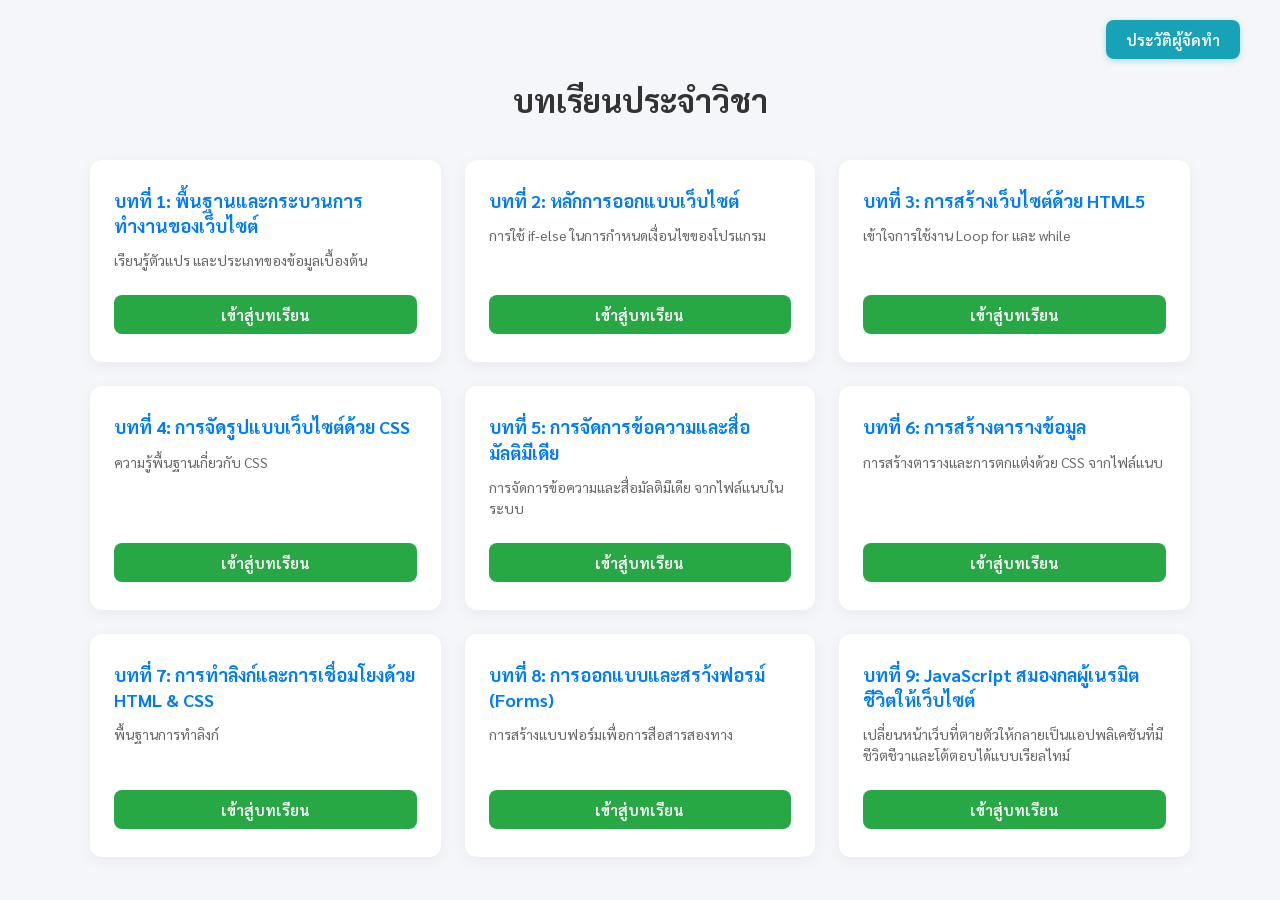
<file: index.html>
<!DOCTYPE html>
<html lang="th">
<head>
    <meta charset="UTF-8">
    <meta name="viewport" content="width=device-width, initial-scale=1.0">
    <title>บทเรียนประจำวิชา</title>

    <!-- Google Fonts (Sarabun) -->
    <link rel="preconnect" href="https://fonts.googleapis.com">
    <link rel="preconnect" href="https://fonts.gstatic.com" crossorigin>
    <link href="https://fonts.googleapis.com/css2?family=Sarabun:wght@300;400;500;600;700&display=swap" rel="stylesheet">

    <!-- ลิงก์ไปยังไฟล์ CSS แยก -->
    <link rel="stylesheet" href="css/index.css">
</head>
<body>

    <!-- ปุ่มมุมขวาบน -->
    <div class="top-nav">
        <a href="page/profile.html" class="btn-profile">ประวัติผู้จัดทำ</a>
    </div>

    <!-- หัวข้อหลัก -->
    <h1 class="main-title">บทเรียนประจำวิชา</h1>

    <!-- รายการบทเรียน -->
    <div class="courses-grid">
        
        <!-- บทที่ 1 -->
        <div class="card">
            <div class="card-content">
                <h2>บทที่ 1: พื้นฐานและกระบวนการทำงานของเว็บไซต์</h2>
                <p>เรียนรู้ตัวแปร และประเภทของข้อมูลเบื้องต้น</p>
            </div>
            <a href="page/lesson01.html" class="btn-lesson">เข้าสู่บทเรียน</a>
        </div>

        <!-- บทที่ 2 -->
        <div class="card">
            <div class="card-content">
                <h2>บทที่ 2: หลักการออกแบบเว็บไซต์</h2>
                <p>การใช้ if-else ในการกำหนดเงื่อนไขของโปรแกรม</p>
            </div>
            <a href="page/lesson02.html" class="btn-lesson">เข้าสู่บทเรียน</a>
        </div>

        <!-- บทที่ 3 -->
        <div class="card">
            <div class="card-content">
                <h2>บทที่ 3: การสร้างเว็บไซต์ด้วย HTML5</h2>
                <p>เข้าใจการใช้งาน Loop for และ while</p>
            </div>
            <a href="page/lesson03.html" class="btn-lesson">เข้าสู่บทเรียน</a>
        </div>

        <!-- บทที่ 4 -->
        <div class="card">
            <div class="card-content">
                <h2>บทที่ 4: การจัดรูปแบบเว็บไซต์ด้วย CSS</h2>
                <p>ความรู้พื้นฐานเกี่ยวกับ CSS</p>
            </div>
            <a href="page/lesson04.html" class="btn-lesson">เข้าสู่บทเรียน</a>
        </div>

        <!-- บทที่ 5 -->
        <div class="card">
            <div class="card-content">
                <h2>บทที่ 5: การจัดการข้อความและสื่อมัลติมีเดีย</h2>
                <p>การจัดการข้อความและสื่อมัลติมีเดีย จากไฟล์แนบในระบบ</p>
            </div>
            <a href="page/lesson05.html" class="btn-lesson">เข้าสู่บทเรียน</a>
        </div>

        <!-- บทที่ 6 -->
        <div class="card">
            <div class="card-content">
                <h2>บทที่ 6: การสร้างตารางข้อมูล</h2>
                <p>การสร้างตารางและการตกแต่งด้วย CSS จากไฟล์แนบ</p>
            </div>
            <a href="page/lesson06.html" class="btn-lesson">เข้าสู่บทเรียน</a>
        </div>

        <!-- บทที่ 7 -->
        <div class="card">
            <div class="card-content">
                <h2>บทที่ 7: การทำลิงก์และการเชื่อมโยงด้วย HTML & CSS</h2>
                <p>พื้นฐานการทำลิงก์</p>
            </div>
            <a href="page/lesson07.html" class="btn-lesson">เข้าสู่บทเรียน</a>
        </div>
         <!-- บทที่ 8 -->
        <div class="card">
            <div class="card-content">
                <h2>บทที่ 8: การออกแบบและสรา้งฟอรม์ (Forms)</h2>
                <p>การสร้างแบบฟอร์มเพื่อการสือสารสองทาง</p>
            </div>
            <a href="page/lesson08.html" class="btn-lesson">เข้าสู่บทเรียน</a>
        </div>
         <!-- บทที่ 7 -->
        <div class="card">
            <div class="card-content">
                <h2>บทที่ 9: JavaScript สมองกลผู้เนรมิตชีวิตให้เว็บไซต์</h2>
                <p>เปลี่ยนหน้าเว็บที่ตายตัวให้กลายเป็นแอปพลิเคชันที่มีชีวิตชีวาและโต้ตอบได้แบบเรียลไทม์</p>
            </div>
            <a href="page/lesson09.html" class="btn-lesson">เข้าสู่บทเรียน</a>
        </div>

    </div>

</body>
</html>
</file>
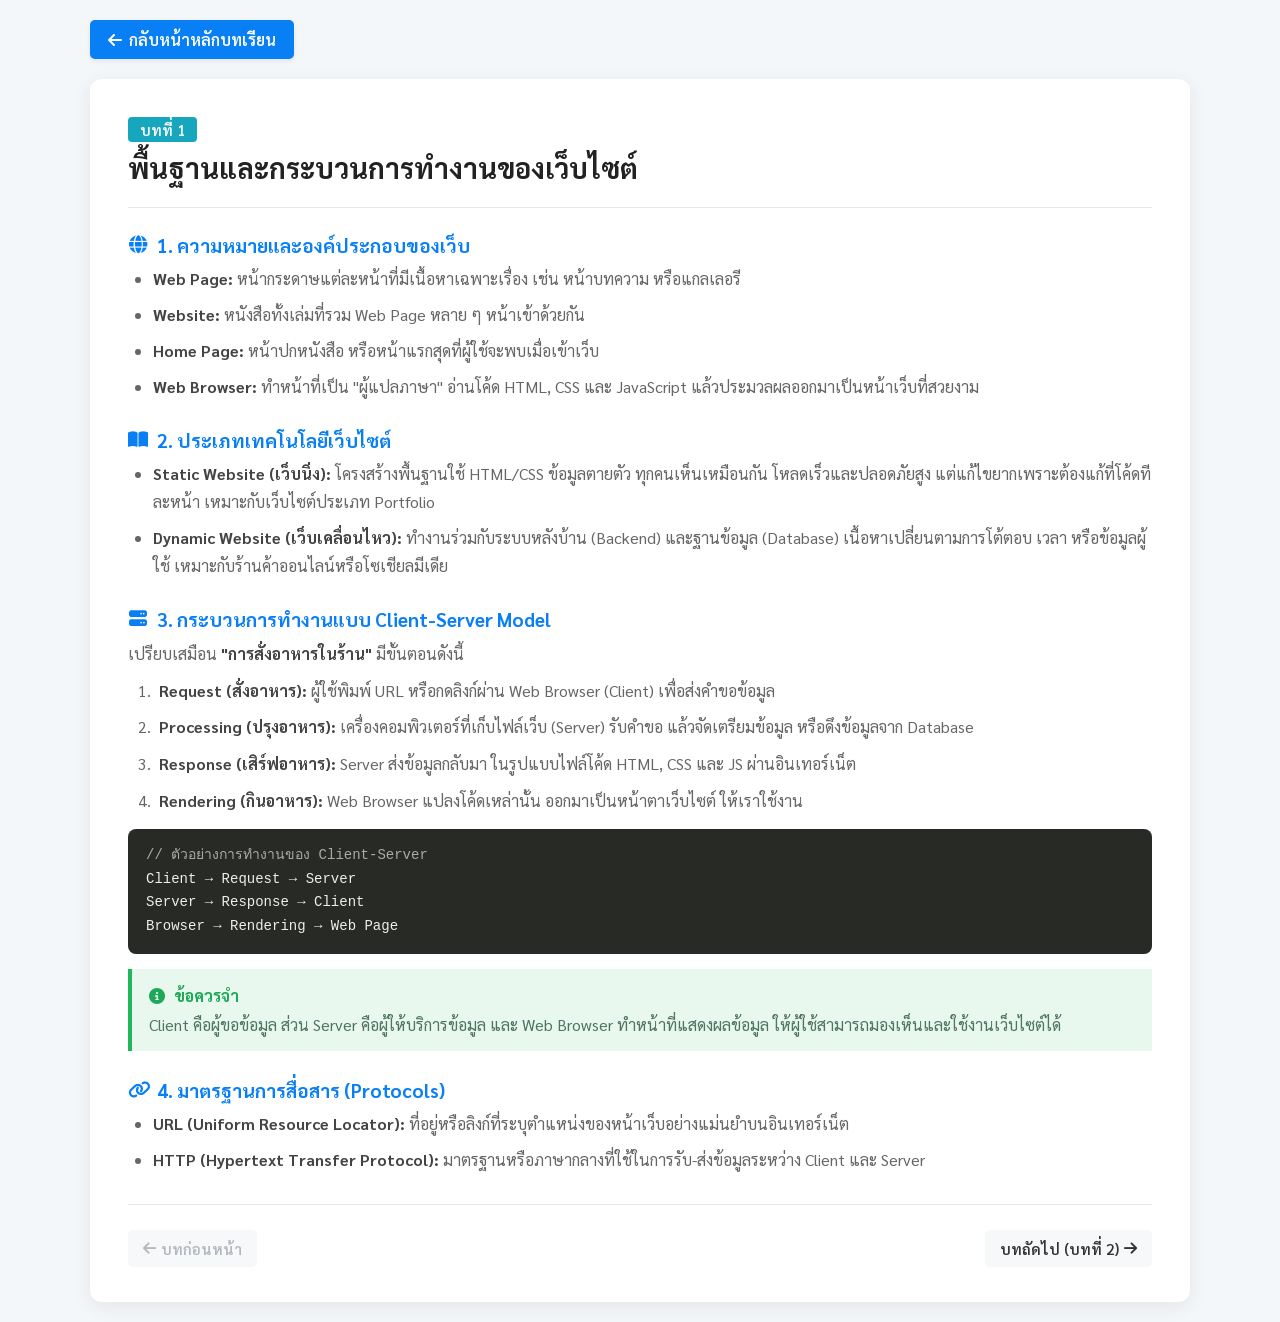
<file: page/lesson01.html>
<!DOCTYPE html>
<html lang="th">

<head>
    <meta charset="UTF-8">
    <meta name="viewport" content="width=device-width, initial-scale=1.0">
    <title>บทที่ 1 - พื้นฐานเว็บไซต์</title>

    <!-- Google Font -->
    <link rel="preconnect" href="https://fonts.googleapis.com">
    <link rel="preconnect" href="https://fonts.gstatic.com" crossorigin>
    <link href="https://fonts.googleapis.com/css2?family=Sarabun:wght@300;400;500;600;700&display=swap" rel="stylesheet">

    <!-- Font Awesome -->
    <link rel="stylesheet" href="https://cdnjs.cloudflare.com/ajax/libs/font-awesome/6.5.1/css/all.min.css">

    <!-- ลิงก์ไปยังไฟล์ CSS แยก -->
    <link rel="stylesheet" href="../css/lesson01.css">
</head>

<body>

    <!-- ปุ่มกลับหน้าหลักบทเรียน -->
    <div class="top-bar">
        <a href="../index.html" class="home-button">
            <i class="fa-solid fa-arrow-left"></i>
            กลับหน้าหลักบทเรียน
        </a>
    </div>

    <!-- เนื้อหาบทเรียน -->
    <main class="lesson-card">

        <!-- หัวบท -->
        <span class="chapter-label">บทที่ 1</span>
        <h1>พื้นฐานและกระบวนการทํางานของเว็บไซต์</h1>
        <hr class="title-line">

        <!-- หัวข้อที่ 1 -->
        <section class="topic">
            <h2 class="topic-title">
                <i class="fa-solid fa-globe"></i>
                1. ความหมายและองค์ประกอบของเว็บ
            </h2>
            <div class="content">
                <ul class="definition-list">
                    <li>
                        <strong>Web Page:</strong>
                        หน้ากระดาษแต่ละหน้าที่มีเนื้อหาเฉพาะเรื่อง เช่น หน้าบทความ หรือแกลเลอรี
                    </li>
                    <li>
                        <strong>Website:</strong>
                        หนังสือทั้งเล่มที่รวม Web Page หลาย ๆ หน้าเข้าด้วยกัน
                    </li>
                    <li>
                        <strong>Home Page:</strong>
                        หน้าปกหนังสือ หรือหน้าแรกสุดที่ผู้ใช้จะพบเมื่อเข้าเว็บ
                    </li>
                    <li>
                        <strong>Web Browser:</strong>
                        ทำหน้าที่เป็น "ผู้แปลภาษา" อ่านโค้ด HTML, CSS และ JavaScript แล้วประมวลผลออกมาเป็นหน้าเว็บที่สวยงาม
                    </li>
                </ul>
            </div>
        </section>

        <!-- หัวข้อที่ 2 -->
        <section class="topic">
            <h2 class="topic-title">
                <i class="fa-solid fa-book-open"></i>
                2. ประเภทเทคโนโลยีเว็บไซต์
            </h2>
            <div class="content">
                <ul class="definition-list">
                    <li>
                        <strong>Static Website (เว็บนิ่ง):</strong>
                        โครงสร้างพื้นฐานใช้ HTML/CSS ข้อมูลตายตัว ทุกคนเห็นเหมือนกัน โหลดเร็วและปลอดภัยสูง แต่แก้ไขยากเพราะต้องแก้ที่โค้ดทีละหน้า เหมาะกับเว็บไซต์ประเภท Portfolio
                    </li>
                    <li>
                        <strong>Dynamic Website (เว็บเคลื่อนไหว):</strong>
                        ทำงานร่วมกับระบบหลังบ้าน (Backend) และฐานข้อมูล (Database) เนื้อหาเปลี่ยนตามการโต้ตอบ เวลา หรือข้อมูลผู้ใช้ เหมาะกับร้านค้าออนไลน์หรือโซเชียลมีเดีย
                    </li>
                </ul>
            </div>
        </section>

        <!-- หัวข้อที่ 3 -->
        <section class="topic">
            <h2 class="topic-title">
                <i class="fa-solid fa-server"></i>
                3. กระบวนการทำงานแบบ Client-Server Model
            </h2>
            <div class="content">
                <p>
                    เปรียบเสมือน <strong>"การสั่งอาหารในร้าน"</strong> มีขั้นตอนดังนี้
                </p>

                <ol class="number-list">
                    <li>
                        <strong>Request (สั่งอาหาร):</strong>
                        ผู้ใช้พิมพ์ URL หรือกดลิงก์ผ่าน Web Browser (Client) เพื่อส่งคำขอข้อมูล
                    </li>
                    <li>
                        <strong>Processing (ปรุงอาหาร):</strong>
                        เครื่องคอมพิวเตอร์ที่เก็บไฟล์เว็บ (Server) รับคำขอ แล้วจัดเตรียมข้อมูล หรือดึงข้อมูลจาก Database
                    </li>
                    <li>
                        <strong>Response (เสิร์ฟอาหาร):</strong>
                        Server ส่งข้อมูลกลับมา ในรูปแบบไฟล์โค้ด HTML, CSS และ JS ผ่านอินเทอร์เน็ต
                    </li>
                    <li>
                        <strong>Rendering (กินอาหาร):</strong>
                        Web Browser แปลงโค้ดเหล่านั้น ออกมาเป็นหน้าตาเว็บไซต์ ให้เราใช้งาน
                    </li>
                </ol>

                <!-- ตัวอย่าง -->
                <div class="code-box"><span class="code-comment">// ตัวอย่างการทำงานของ Client-Server</span>
Client → Request → Server
Server → Response → Client
Browser → Rendering → Web Page</div>

                <!-- ข้อควรจำ -->
                <div class="note">
                    <div class="note-title">
                        <i class="fa-solid fa-circle-info"></i>
                        ข้อควรจำ
                    </div>
                    Client คือผู้ขอข้อมูล ส่วน Server คือผู้ให้บริการข้อมูล และ Web Browser ทำหน้าที่แสดงผลข้อมูล ให้ผู้ใช้สามารถมองเห็นและใช้งานเว็บไซต์ได้
                </div>
            </div>
        </section>

        <!-- หัวข้อที่ 4 -->
        <section class="topic">
            <h2 class="topic-title">
                <i class="fa-solid fa-link"></i>
                4. มาตรฐานการสื่อสาร (Protocols)
            </h2>
            <div class="content">
                <ul class="definition-list">
                    <li>
                        <strong>URL (Uniform Resource Locator):</strong>
                        ที่อยู่หรือลิงก์ที่ระบุตำแหน่งของหน้าเว็บอย่างแม่นยำบนอินเทอร์เน็ต
                    </li>
                    <li>
                        <strong>HTTP (Hypertext Transfer Protocol):</strong>
                        มาตรฐานหรือภาษากลางที่ใช้ในการรับ-ส่งข้อมูลระหว่าง Client และ Server
                    </li>
                </ul>
            </div>
        </section>

        <!-- ปุ่มเปลี่ยนบท -->
        <div class="navigation">
            <!-- บทก่อนหน้า -->
            <a href="#" class="nav-button previous">
                <i class="fa-solid fa-arrow-left"></i>
                บทก่อนหน้า
            </a>

            <!-- บทถัดไป -->
            <a href="lesson02.html" class="nav-button next">
                บทถัดไป (บทที่ 2)
                <i class="fa-solid fa-arrow-right"></i>
            </a>
        </div>

    </main>

</body>
</html>
</file>
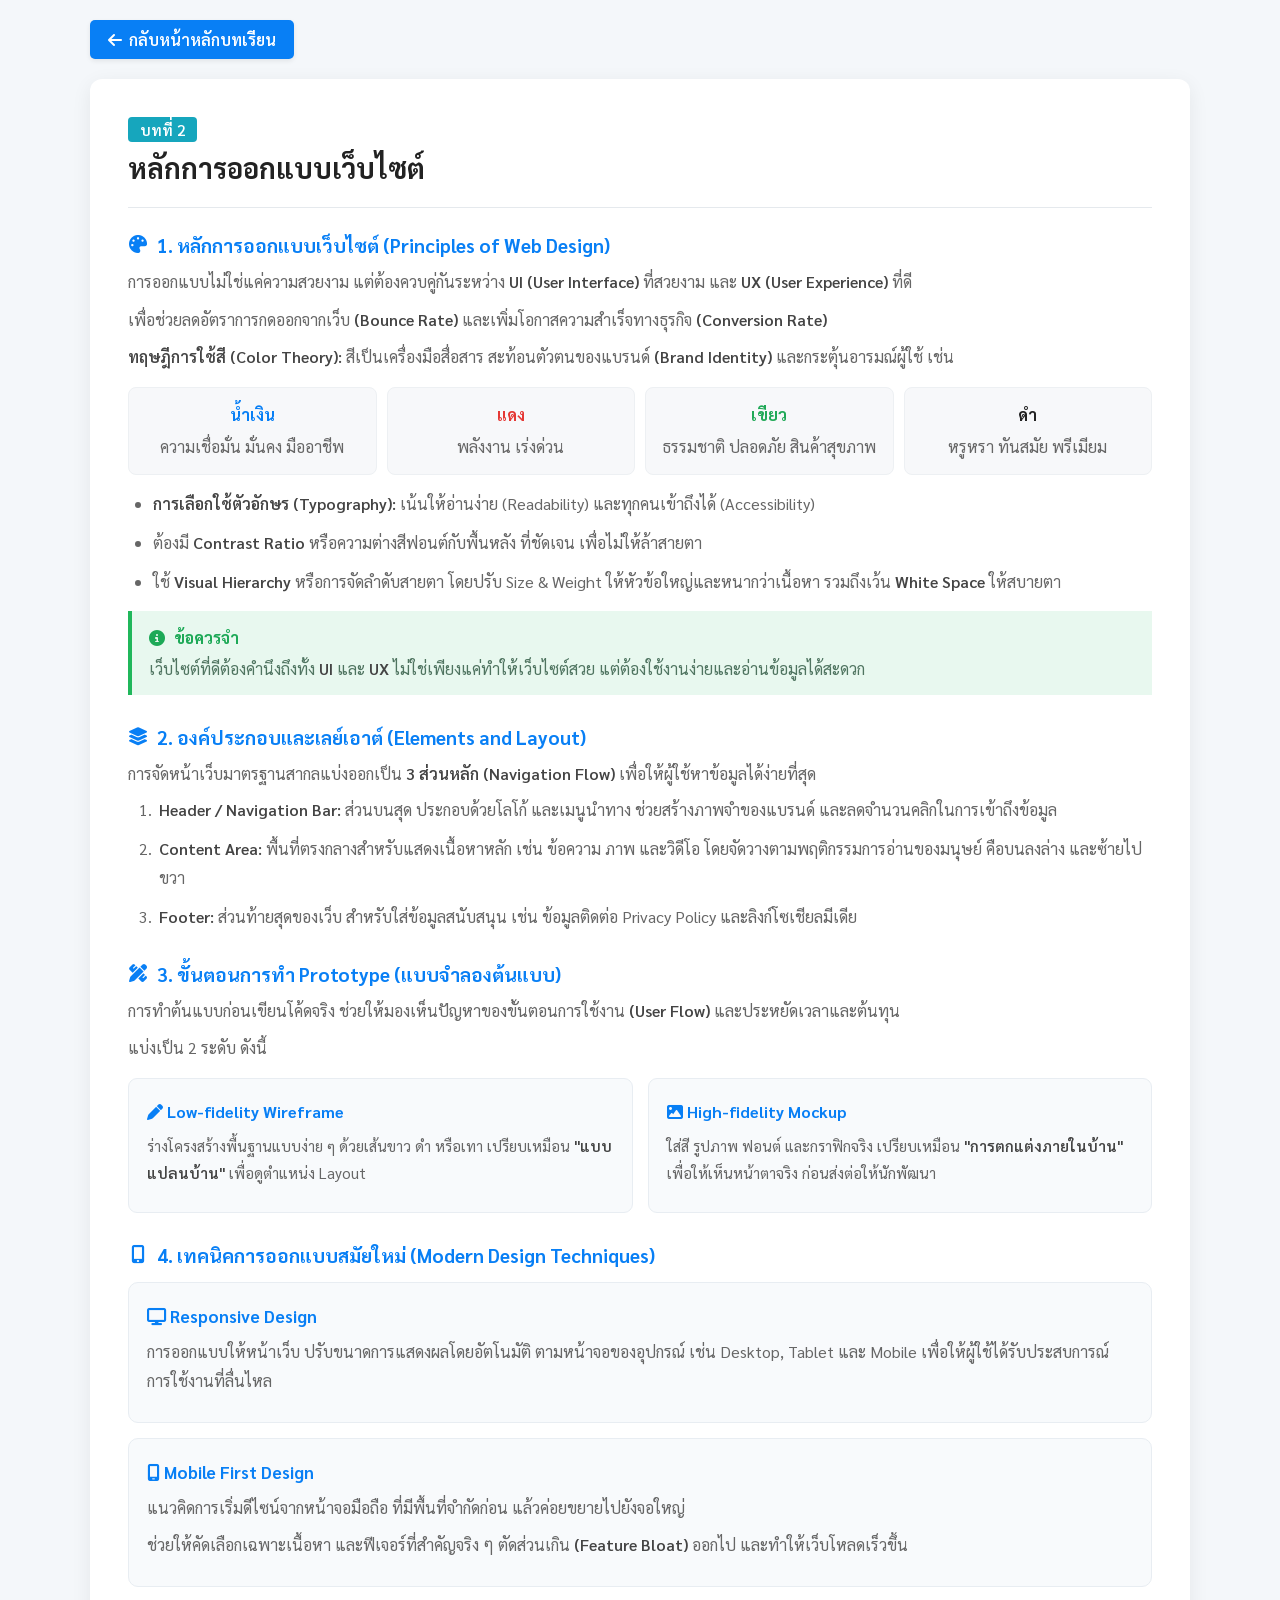
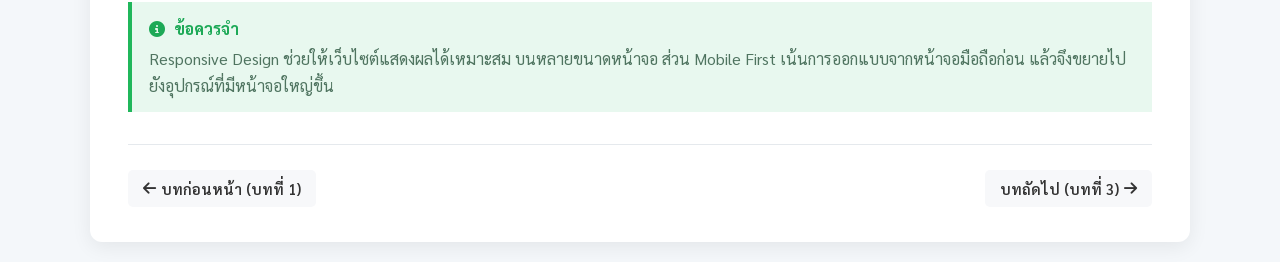
<file: page/lesson02.html>
<!DOCTYPE html>
<html lang="th">

<head>
    <meta charset="UTF-8">
    <meta name="viewport" content="width=device-width, initial-scale=1.0">
    <title>บทที่ 2 - การออกแบบเว็บไซต์</title>

    <!-- Google Font -->
    <link rel="preconnect" href="https://fonts.googleapis.com">
    <link rel="preconnect" href="https://fonts.gstatic.com" crossorigin>
    <link href="https://fonts.googleapis.com/css2?family=Sarabun:wght@300;400;500;600;700&display=swap" rel="stylesheet">

    <!-- Font Awesome -->
    <link rel="stylesheet" href="https://cdnjs.cloudflare.com/ajax/libs/font-awesome/6.5.1/css/all.min.css">

    <!-- Custom CSS -->
    <link rel="stylesheet" href="../css/lesson02.css">
</head>

<body>

    <!-- ปุ่มกลับหน้าหลัก -->
    <div class="top-bar">
        <a href="../index.html" class="home-button">
            <i class="fa-solid fa-arrow-left"></i>
            กลับหน้าหลักบทเรียน
        </a>
    </div>

    <!-- MAIN -->
    <main class="lesson-card">

        <!-- หัวบท -->
        <span class="chapter-label">บทที่ 2</span>
        <h1>หลักการออกแบบเว็บไซต์</h1>
        <hr class="title-line">

        <!-- หัวข้อที่ 1 -->
        <section class="topic">
            <h2 class="topic-title">
                <i class="fa-solid fa-palette"></i>
                1. หลักการออกแบบเว็บไซต์ (Principles of Web Design)
            </h2>

            <div class="content">
                <p>
                    การออกแบบไม่ใช่แค่ความสวยงาม แต่ต้องควบคู่กันระหว่าง <strong>UI (User Interface)</strong> ที่สวยงาม และ <strong>UX (User Experience)</strong> ที่ดี
                </p>
                <p>
                    เพื่อช่วยลดอัตราการกดออกจากเว็บ <strong>(Bounce Rate)</strong> และเพิ่มโอกาสความสำเร็จทางธุรกิจ <strong>(Conversion Rate)</strong>
                </p>
                <p>
                    <strong>ทฤษฎีการใช้สี (Color Theory):</strong> สีเป็นเครื่องมือสื่อสาร สะท้อนตัวตนของแบรนด์ <strong>(Brand Identity)</strong> และกระตุ้นอารมณ์ผู้ใช้ เช่น
                </p>

                <!-- สี -->
                <div class="color-box">
                    <div class="color-item">
                        <div class="color-name blue">น้ำเงิน</div>
                        ความเชื่อมั่น มั่นคง มืออาชีพ
                    </div>
                    <div class="color-item">
                        <div class="color-name red">แดง</div>
                        พลังงาน เร่งด่วน
                    </div>
                    <div class="color-item">
                        <div class="color-name green">เขียว</div>
                        ธรรมชาติ ปลอดภัย สินค้าสุขภาพ
                    </div>
                    <div class="color-item">
                        <div class="color-name black">ดำ</div>
                        หรูหรา ทันสมัย พรีเมียม
                    </div>
                </div>

                <ul class="definition-list">
                    <li>
                        <strong>การเลือกใช้ตัวอักษร (Typography):</strong> เน้นให้อ่านง่าย (Readability) และทุกคนเข้าถึงได้ (Accessibility)
                    </li>
                    <li>
                        ต้องมี <strong>Contrast Ratio</strong> หรือความต่างสีฟอนต์กับพื้นหลัง ที่ชัดเจน เพื่อไม่ให้ล้าสายตา
                    </li>
                    <li>
                        ใช้ <strong>Visual Hierarchy</strong> หรือการจัดลำดับสายตา โดยปรับ Size & Weight ให้หัวข้อใหญ่และหนากว่าเนื้อหา รวมถึงเว้น <strong>White Space</strong> ให้สบายตา
                    </li>
                </ul>

                <div class="note">
                    <div class="note-title">
                        <i class="fa-solid fa-circle-info"></i>
                        ข้อควรจำ
                    </div>
                    เว็บไซต์ที่ดีต้องคำนึงถึงทั้ง <strong>UI</strong> และ <strong>UX</strong> ไม่ใช่เพียงแค่ทำให้เว็บไซต์สวย แต่ต้องใช้งานง่ายและอ่านข้อมูลได้สะดวก
                </div>
            </div>
        </section>

        <!-- หัวข้อที่ 2 -->
        <section class="topic">
            <h2 class="topic-title">
                <i class="fa-solid fa-layer-group"></i>
                2. องค์ประกอบและเลย์เอาต์ (Elements and Layout)
            </h2>

            <div class="content">
                <p>
                    การจัดหน้าเว็บมาตรฐานสากลแบ่งออกเป็น <strong>3 ส่วนหลัก (Navigation Flow)</strong> เพื่อให้ผู้ใช้หาข้อมูลได้ง่ายที่สุด
                </p>

                <ol class="number-list">
                    <li>
                        <strong>Header / Navigation Bar:</strong> ส่วนบนสุด ประกอบด้วยโลโก้ และเมนูนำทาง ช่วยสร้างภาพจำของแบรนด์ และลดจำนวนคลิกในการเข้าถึงข้อมูล
                    </li>
                    <li>
                        <strong>Content Area:</strong> พื้นที่ตรงกลางสำหรับแสดงเนื้อหาหลัก เช่น ข้อความ ภาพ และวิดีโอ โดยจัดวางตามพฤติกรรมการอ่านของมนุษย์ คือบนลงล่าง และซ้ายไปขวา
                    </li>
                    <li>
                        <strong>Footer:</strong> ส่วนท้ายสุดของเว็บ สำหรับใส่ข้อมูลสนับสนุน เช่น ข้อมูลติดต่อ Privacy Policy และลิงก์โซเชียลมีเดีย
                    </li>
                </ol>
            </div>
        </section>

        <!-- หัวข้อที่ 3 -->
        <section class="topic">
            <h2 class="topic-title">
                <i class="fa-solid fa-pen-ruler"></i>
                3. ขั้นตอนการทำ Prototype (แบบจำลองต้นแบบ)
            </h2>

            <div class="content">
                <p>
                    การทำต้นแบบก่อนเขียนโค้ดจริง ช่วยให้มองเห็นปัญหาของขั้นตอนการใช้งาน <strong>(User Flow)</strong> และประหยัดเวลาและต้นทุน
                </p>
                <p>แบ่งเป็น 2 ระดับ ดังนี้</p>

                <div class="prototype-box">
                    <div class="prototype-card">
                        <h3>
                            <i class="fa-solid fa-pen"></i>
                            Low-fidelity Wireframe
                        </h3>
                        <p>
                            ร่างโครงสร้างพื้นฐานแบบง่าย ๆ ด้วยเส้นขาว ดำ หรือเทา เปรียบเหมือน <strong>"แบบแปลนบ้าน"</strong> เพื่อดูตำแหน่ง Layout
                        </p>
                    </div>

                    <div class="prototype-card">
                        <h3>
                            <i class="fa-solid fa-image"></i>
                            High-fidelity Mockup
                        </h3>
                        <p>
                            ใส่สี รูปภาพ ฟอนต์ และกราฟิกจริง เปรียบเหมือน <strong>"การตกแต่งภายในบ้าน"</strong> เพื่อให้เห็นหน้าตาจริง ก่อนส่งต่อให้นักพัฒนา
                        </p>
                    </div>
                </div>
            </div>
        </section>

        <!-- หัวข้อที่ 4 -->
        <section class="topic">
            <h2 class="topic-title">
                <i class="fa-solid fa-mobile-screen-button"></i>
                4. เทคนิคการออกแบบสมัยใหม่ (Modern Design Techniques)
            </h2>

            <div class="content">
                <div class="responsive-box">
                    <h3>
                        <i class="fa-solid fa-display"></i>
                        Responsive Design
                    </h3>
                    <p>
                        การออกแบบให้หน้าเว็บ ปรับขนาดการแสดงผลโดยอัตโนมัติ ตามหน้าจอของอุปกรณ์ เช่น Desktop, Tablet และ Mobile เพื่อให้ผู้ใช้ได้รับประสบการณ์ การใช้งานที่ลื่นไหล
                    </p>
                </div>

                <div class="responsive-box">
                    <h3>
                        <i class="fa-solid fa-mobile-screen"></i>
                        Mobile First Design
                    </h3>
                    <p>
                        แนวคิดการเริ่มดีไซน์จากหน้าจอมือถือ ที่มีพื้นที่จำกัดก่อน แล้วค่อยขยายไปยังจอใหญ่
                    </p>
                    <p>
                        ช่วยให้คัดเลือกเฉพาะเนื้อหา และฟีเจอร์ที่สำคัญจริง ๆ ตัดส่วนเกิน <strong>(Feature Bloat)</strong> ออกไป และทำให้เว็บโหลดเร็วขึ้น
                    </p>
                </div>

                <!-- ข้อควรจำ -->
                <div class="note">
                    <div class="note-title">
                        <i class="fa-solid fa-circle-info"></i>
                        ข้อควรจำ
                    </div>
                    Responsive Design ช่วยให้เว็บไซต์แสดงผลได้เหมาะสม บนหลายขนาดหน้าจอ ส่วน Mobile First เน้นการออกแบบจากหน้าจอมือถือก่อน แล้วจึงขยายไปยังอุปกรณ์ที่มีหน้าจอใหญ่ขึ้น
                </div>
            </div>
        </section>

        <!-- NAVIGATION -->
        <div class="navigation">
            <a href="lesson01.html" class="nav-button previous">
                <i class="fa-solid fa-arrow-left"></i>
                บทก่อนหน้า (บทที่ 1)
            </a>

            <a href="lesson03.html" class="nav-button next">
                บทถัดไป (บทที่ 3)
                <i class="fa-solid fa-arrow-right"></i>
            </a>
        </div>

    </main>

</body>

</html>
</file>
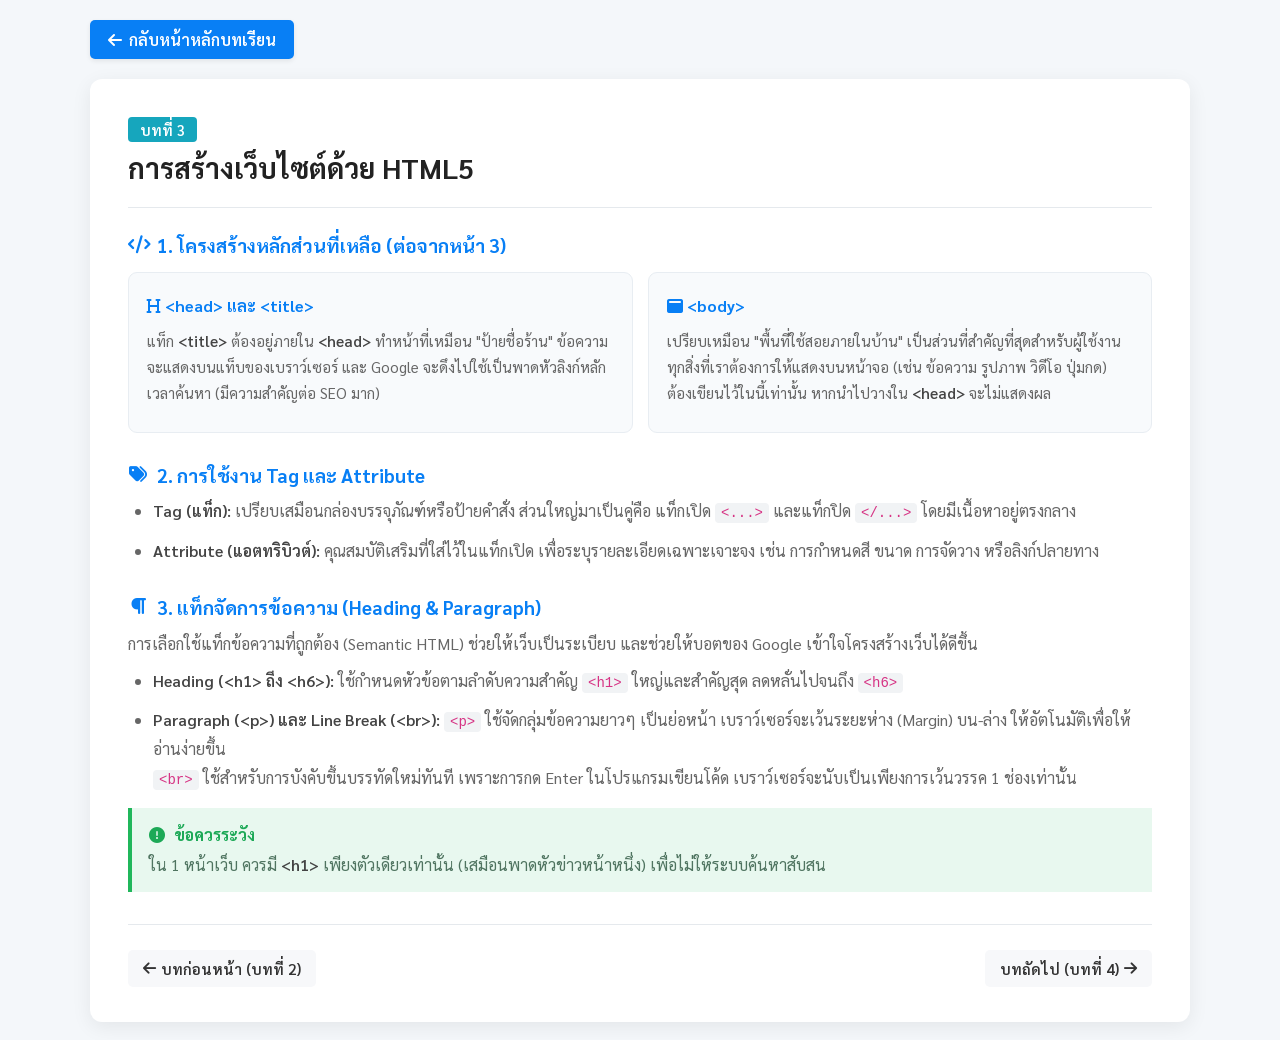
<file: page/lesson03.html>
<!DOCTYPE html>
<html lang="th">

<head>
    <meta charset="UTF-8">
    <meta name="viewport" content="width=device-width, initial-scale=1.0">
    <title>บทที่ 3 - พื้นฐาน HTML และโครงสร้างเว็บไซต์</title>

    <!-- Google Font -->
    <link rel="preconnect" href="https://fonts.googleapis.com">
    <link rel="preconnect" href="https://fonts.gstatic.com" crossorigin>
    <link href="https://fonts.googleapis.com/css2?family=Sarabun:wght@300;400;500;600;700&display=swap" rel="stylesheet">

    <!-- Font Awesome -->
    <link rel="stylesheet" href="https://cdnjs.cloudflare.com/ajax/libs/font-awesome/6.5.1/css/all.min.css">

    <!-- Linking External CSS -->
    <link rel="stylesheet" href="../css/lesson03.css">
</head>

<body>

    <!-- ปุ่มกลับหน้าหลัก -->
    <div class="top-bar">
        <a href="../index.html" class="home-button">
            <i class="fa-solid fa-arrow-left"></i>
            กลับหน้าหลักบทเรียน
        </a>
    </div>

    <!-- MAIN -->
    <main class="lesson-card">

        <!-- หัวบท -->
        <span class="chapter-label">บทที่ 3</span>
        <h1>การสร้างเว็บไซต์ด้วย HTML5</h1>
        <hr class="title-line">

        <!-- หัวข้อที่ 1 -->
        <section class="topic">
            <h2 class="topic-title">
                <i class="fa-solid fa-code"></i>
                1. โครงสร้างหลักส่วนที่เหลือ (ต่อจากหน้า 3)
            </h2>

            <div class="content">
                <div class="prototype-box">
                    <div class="prototype-card">
                        <h3>
                            <i class="fa-solid fa-heading"></i>
                            &lt;head&gt; และ &lt;title&gt;
                        </h3>
                        <p>
                            แท็ก <strong>&lt;title&gt;</strong> ต้องอยู่ภายใน <strong>&lt;head&gt;</strong> ทำหน้าที่เหมือน "ป้ายชื่อร้าน" ข้อความจะแสดงบนแท็บของเบราว์เซอร์ และ Google จะดึงไปใช้เป็นพาดหัวลิงก์หลักเวลาค้นหา (มีความสำคัญต่อ SEO มาก)
                        </p>
                    </div>

                    <div class="prototype-card">
                        <h3>
                            <i class="fa-solid fa-window-maximize"></i>
                            &lt;body&gt;
                        </h3>
                        <p>
                            เปรียบเหมือน "พื้นที่ใช้สอยภายในบ้าน" เป็นส่วนที่สำคัญที่สุดสำหรับผู้ใช้งาน ทุกสิ่งที่เราต้องการให้แสดงบนหน้าจอ (เช่น ข้อความ รูปภาพ วิดีโอ ปุ่มกด) ต้องเขียนไว้ในนี้เท่านั้น หากนำไปวางใน <strong>&lt;head&gt;</strong> จะไม่แสดงผล
                        </p>
                    </div>
                </div>
            </div>
        </section>

        <!-- หัวข้อที่ 2 -->
        <section class="topic">
            <h2 class="topic-title">
                <i class="fa-solid fa-tags"></i>
                2. การใช้งาน Tag และ Attribute
            </h2>

            <div class="content">
                <ul class="definition-list">
                    <li>
                        <strong>Tag (แท็ก):</strong>
                        เปรียบเสมือนกล่องบรรจุภัณฑ์หรือป้ายคำสั่ง ส่วนใหญ่มาเป็นคู่คือ แท็กเปิด <code>&lt;...&gt;</code> และแท็กปิด <code>&lt;/...&gt;</code> โดยมีเนื้อหาอยู่ตรงกลาง
                    </li>
                    <li>
                        <strong>Attribute (แอตทริบิวต์):</strong>
                        คุณสมบัติเสริมที่ใส่ไว้ในแท็กเปิด เพื่อระบุรายละเอียดเฉพาะเจาะจง เช่น การกำหนดสี ขนาด การจัดวาง หรือลิงก์ปลายทาง
                    </li>
                </ul>
            </div>
        </section>

        <!-- หัวข้อที่ 3 -->
        <section class="topic">
            <h2 class="topic-title">
                <i class="fa-solid fa-paragraph"></i>
                3. แท็กจัดการข้อความ (Heading &amp; Paragraph)
            </h2>

            <div class="content">
                <p>
                    การเลือกใช้แท็กข้อความที่ถูกต้อง (Semantic HTML) ช่วยให้เว็บเป็นระเบียบ และช่วยให้บอตของ Google เข้าใจโครงสร้างเว็บได้ดีขึ้น
                </p>

                <ul class="definition-list">
                    <li>
                        <strong>Heading (&lt;h1&gt; ถึง &lt;h6&gt;):</strong>
                        ใช้กำหนดหัวข้อตามลำดับความสำคัญ <code>&lt;h1&gt;</code> ใหญ่และสำคัญสุด ลดหลั่นไปจนถึง <code>&lt;h6&gt;</code>
                    </li>
                    <li>
                        <strong>Paragraph (&lt;p&gt;) และ Line Break (&lt;br&gt;):</strong>
                        <code>&lt;p&gt;</code> ใช้จัดกลุ่มข้อความยาวๆ เป็นย่อหน้า เบราว์เซอร์จะเว้นระยะห่าง (Margin) บน-ล่าง ให้อัตโนมัติเพื่อให้อ่านง่ายขึ้น
                        <br>
                        <code>&lt;br&gt;</code> ใช้สำหรับการบังคับขึ้นบรรทัดใหม่ทันที เพราะการกด Enter ในโปรแกรมเขียนโค้ด เบราว์เซอร์จะนับเป็นเพียงการเว้นวรรค 1 ช่องเท่านั้น
                    </li>
                </ul>

                <!-- ข้อควรระวัง -->
                <div class="note">
                    <div class="note-title">
                        <i class="fa-solid fa-circle-exclamation"></i>
                        ข้อควรระวัง
                    </div>
                    ใน 1 หน้าเว็บ ควรมี <strong>&lt;h1&gt;</strong> เพียงตัวเดียวเท่านั้น (เสมือนพาดหัวข่าวหน้าหนึ่ง) เพื่อไม่ให้ระบบค้นหาสับสน
                </div>
            </div>
        </section>

        <!-- NAVIGATION -->
        <div class="navigation">
            <!-- บทก่อนหน้า -->
            <a href="lesson02.html" class="nav-button previous">
                <i class="fa-solid fa-arrow-left"></i>
                บทก่อนหน้า (บทที่ 2)
            </a>

            <!-- บทถัดไป -->
            <a href="lesson04.html" class="nav-button next">
                บทถัดไป (บทที่ 4)
                <i class="fa-solid fa-arrow-right"></i>
            </a>
        </div>

    </main>

</body>

</html>
</file>
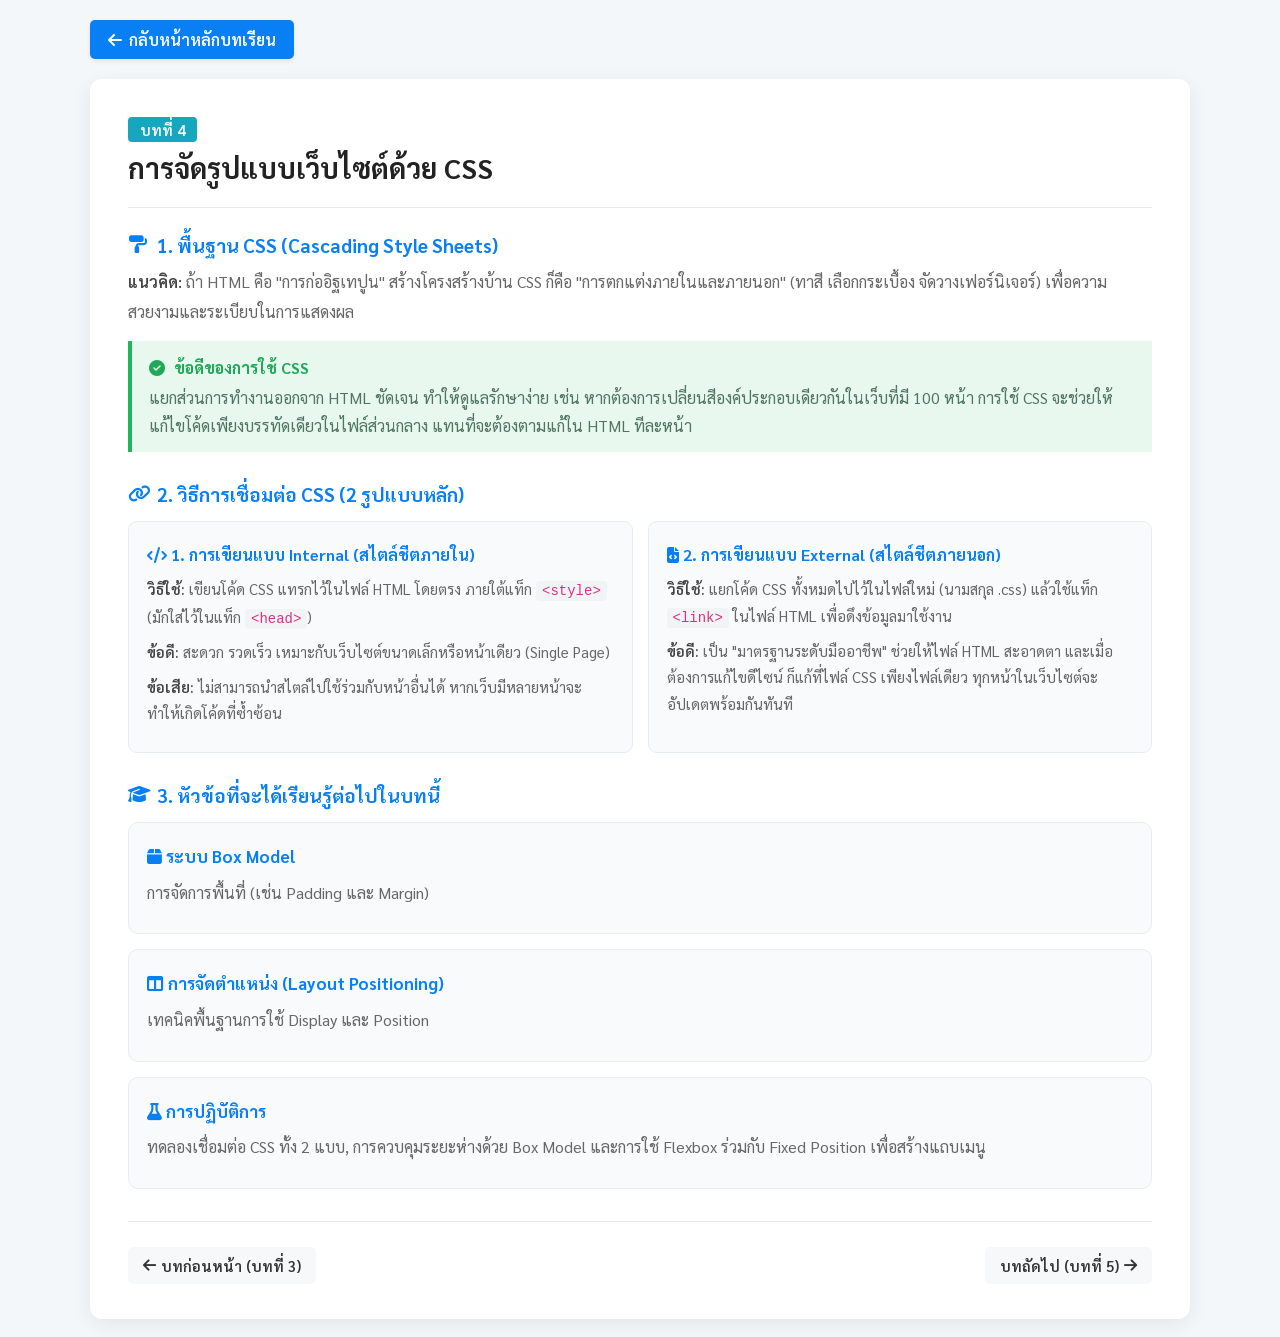
<file: page/lesson04.html>
<!DOCTYPE html>
<html lang="th">

<head>
    <meta charset="UTF-8">
    <meta name="viewport" content="width=device-width, initial-scale=1.0">
    <title>บทที่ 4 - พื้นฐาน CSS และการเชื่อมต่อ</title>

    <!-- Google Font -->
    <link rel="preconnect" href="https://fonts.googleapis.com">
    <link rel="preconnect" href="https://fonts.gstatic.com" crossorigin>
    <link href="https://fonts.googleapis.com/css2?family=Sarabun:wght@300;400;500;600;700&display=swap" rel="stylesheet">

    <!-- Font Awesome -->
    <link rel="stylesheet" href="https://cdnjs.cloudflare.com/ajax/libs/font-awesome/6.5.1/css/all.min.css">

    <!-- Linking External CSS -->
    <link rel="stylesheet" href="../css/lesson04.css">
</head>

<body>

    <!-- ปุ่มกลับหน้าหลัก -->
    <div class="top-bar">
        <a href="../index.html" class="home-button">
            <i class="fa-solid fa-arrow-left"></i>
            กลับหน้าหลักบทเรียน
        </a>
    </div>

    <!-- MAIN -->
    <main class="lesson-card">

        <!-- หัวบท -->
        <span class="chapter-label">บทที่ 4</span>
        <h1>การจัดรูปแบบเว็บไซต์ด้วย CSS</h1>
        <hr class="title-line">

        <!-- หัวข้อที่ 1 -->
        <section class="topic">
            <h2 class="topic-title">
                <i class="fa-solid fa-paint-roller"></i>
                1. พื้นฐาน CSS (Cascading Style Sheets)
            </h2>

            <div class="content">
                <p>
                    <strong>แนวคิด:</strong>
                    ถ้า HTML คือ "การก่ออิฐเทปูน" สร้างโครงสร้างบ้าน CSS ก็คือ "การตกแต่งภายในและภายนอก" (ทาสี เลือกกระเบื้อง จัดวางเฟอร์นิเจอร์) เพื่อความสวยงามและระเบียบในการแสดงผล
                </p>

                <div class="note">
                    <div class="note-title">
                        <i class="fa-solid fa-circle-check"></i>
                        ข้อดีของการใช้ CSS
                    </div>
                    แยกส่วนการทำงานออกจาก HTML ชัดเจน ทำให้ดูแลรักษาง่าย เช่น หากต้องการเปลี่ยนสีองค์ประกอบเดียวกันในเว็บที่มี 100 หน้า การใช้ CSS จะช่วยให้แก้ไขโค้ดเพียงบรรทัดเดียวในไฟล์ส่วนกลาง แทนที่จะต้องตามแก้ใน HTML ทีละหน้า
                </div>
            </div>
        </section>

        <!-- หัวข้อที่ 2 -->
        <section class="topic">
            <h2 class="topic-title">
                <i class="fa-solid fa-link"></i>
                2. วิธีการเชื่อมต่อ CSS (2 รูปแบบหลัก)
            </h2>

            <div class="content">
                <div class="prototype-box">
                    <div class="prototype-card">
                        <h3>
                            <i class="fa-solid fa-code"></i>
                            1. การเขียนแบบ Internal (สไตล์ชีตภายใน)
                        </h3>
                        <p>
                            <strong>วิธีใช้:</strong> เขียนโค้ด CSS แทรกไว้ในไฟล์ HTML โดยตรง ภายใต้แท็ก <code>&lt;style&gt;</code> (มักใส่ไว้ในแท็ก <code>&lt;head&gt;</code>)
                        </p>
                        <p>
                            <strong>ข้อดี:</strong> สะดวก รวดเร็ว เหมาะกับเว็บไซต์ขนาดเล็กหรือหน้าเดียว (Single Page)
                        </p>
                        <p>
                            <strong>ข้อเสีย:</strong> ไม่สามารถนำสไตล์ไปใช้ร่วมกับหน้าอื่นได้ หากเว็บมีหลายหน้าจะทำให้เกิดโค้ดที่ซ้ำซ้อน
                        </p>
                    </div>

                    <div class="prototype-card">
                        <h3>
                            <i class="fa-solid fa-file-code"></i>
                            2. การเขียนแบบ External (สไตล์ชีตภายนอก)
                        </h3>
                        <p>
                            <strong>วิธีใช้:</strong> แยกโค้ด CSS ทั้งหมดไปไว้ในไฟล์ใหม่ (นามสกุล .css) แล้วใช้แท็ก <code>&lt;link&gt;</code> ในไฟล์ HTML เพื่อดึงข้อมูลมาใช้งาน
                        </p>
                        <p>
                            <strong>ข้อดี:</strong> เป็น "มาตรฐานระดับมืออาชีพ" ช่วยให้ไฟล์ HTML สะอาดตา และเมื่อต้องการแก้ไขดีไซน์ ก็แก้ที่ไฟล์ CSS เพียงไฟล์เดียว ทุกหน้าในเว็บไซต์จะอัปเดตพร้อมกันทันที
                        </p>
                    </div>
                </div>
            </div>
        </section>

        <!-- หัวข้อที่ 3 -->
        <section class="topic">
            <h2 class="topic-title">
                <i class="fa-solid fa-graduation-cap"></i>
                3. หัวข้อที่จะได้เรียนรู้ต่อไปในบทนี้
            </h2>

            <div class="content">
                <div class="responsive-box">
                    <h3>
                        <i class="fa-solid fa-box"></i>
                        ระบบ Box Model
                    </h3>
                    <p>การจัดการพื้นที่ (เช่น Padding และ Margin)</p>
                </div>

                <div class="responsive-box">
                    <h3>
                        <i class="fa-solid fa-table-columns"></i>
                        การจัดตำแหน่ง (Layout Positioning)
                    </h3>
                    <p>เทคนิคพื้นฐานการใช้ Display และ Position</p>
                </div>

                <div class="responsive-box">
                    <h3>
                        <i class="fa-solid fa-flask"></i>
                        การปฏิบัติการ
                    </h3>
                    <p>ทดลองเชื่อมต่อ CSS ทั้ง 2 แบบ, การควบคุมระยะห่างด้วย Box Model และการใช้ Flexbox ร่วมกับ Fixed Position เพื่อสร้างแถบเมนู</p>
                </div>
            </div>
        </section>

        <!-- NAVIGATION -->
        <div class="navigation">
            <!-- บทก่อนหน้า -->
            <a href="lesson03.html" class="nav-button previous">
                <i class="fa-solid fa-arrow-left"></i>
                บทก่อนหน้า (บทที่ 3)
            </a>

            <!-- บทถัดไป -->
            <a href="lesson05.html" class="nav-button next">
                บทถัดไป (บทที่ 5)
                <i class="fa-solid fa-arrow-right"></i>
            </a>
        </div>

    </main>

</body>

</html>
</file>
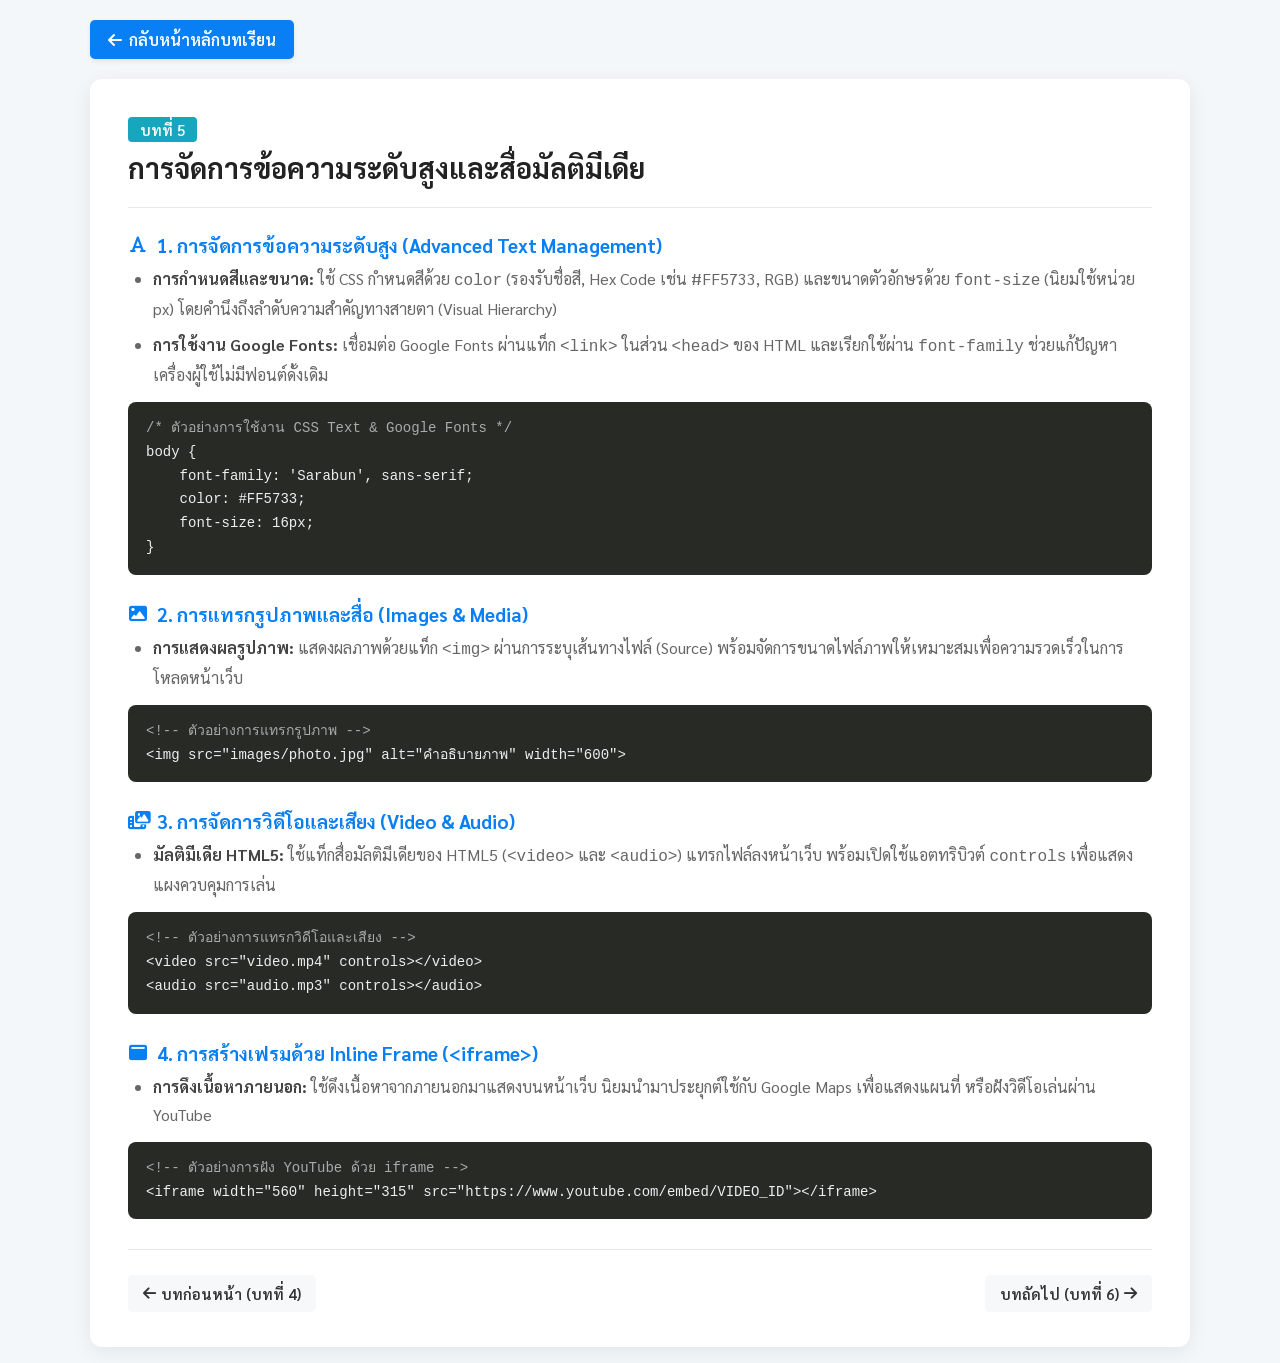
<file: page/lesson05.html>
<!DOCTYPE html>
<html lang="th">

<head>
    <meta charset="UTF-8">
    <meta name="viewport" content="width=device-width, initial-scale=1.0">
    <title>การจัดการข้อความระดับสูงและสื่อมัลติมีเดีย</title>

    <!-- Google Font -->
    <link rel="preconnect" href="https://fonts.googleapis.com">
    <link rel="preconnect" href="https://fonts.gstatic.com" crossorigin>
    <link href="https://fonts.googleapis.com/css2?family=Sarabun:wght@300;400;500;600;700&display=swap" rel="stylesheet">

    <!-- Font Awesome -->
    <link rel="stylesheet" href="https://cdnjs.cloudflare.com/ajax/libs/font-awesome/6.5.1/css/all.min.css">

    <!-- นำเข้าไฟล์ CSS ภายนอก -->
    <link rel="stylesheet" href="../css/lesson05.css">
</head>

<body>

    <!-- =========================
         ปุ่มกลับหน้าหลักบทเรียน
    ========================= -->
    <div class="top-bar">
        <a href="../index.html" class="home-button">
            <i class="fa-solid fa-arrow-left"></i>
            กลับหน้าหลักบทเรียน
        </a>
    </div>

    <!-- =========================
         เนื้อหาบทเรียน
    ========================= -->
    <main class="lesson-card">

        <!-- หัวบท -->
        <span class="chapter-label">
            บทที่ 5
        </span>

        <h1>
            การจัดการข้อความระดับสูงและสื่อมัลติมีเดีย
        </h1>

        <hr class="title-line">

        <!-- =========================
             หัวข้อที่ 1
        ========================= -->
        <section class="topic">
            <h2 class="topic-title">
                <i class="fa-solid fa-font"></i>
                1. การจัดการข้อความระดับสูง (Advanced Text Management)
            </h2>

            <div class="content">
                <ul class="definition-list">
                    <li>
                        <strong>การกำหนดสีและขนาด:</strong>
                        ใช้ CSS กำหนดสีด้วย <code>color</code> (รองรับชื่อสี, Hex Code เช่น #FF5733, RGB) และขนาดตัวอักษรด้วย <code>font-size</code> (นิยมใช้หน่วย px) โดยคำนึงถึงลำดับความสำคัญทางสายตา (Visual Hierarchy)
                    </li>
                    <li>
                        <strong>การใช้งาน Google Fonts:</strong>
                        เชื่อมต่อ Google Fonts ผ่านแท็ก <code>&lt;link&gt;</code> ในส่วน <code>&lt;head&gt;</code> ของ HTML และเรียกใช้ผ่าน <code>font-family</code> ช่วยแก้ปัญหาเครื่องผู้ใช้ไม่มีฟอนต์ดั้งเดิม
                    </li>
                </ul>

                <!-- ตัวอย่างโค้ด -->
                <div class="code-box"><span class="code-comment">/* ตัวอย่างการใช้งาน CSS Text & Google Fonts */</span>
body {
    font-family: 'Sarabun', sans-serif;
    color: #FF5733;
    font-size: 16px;
}</div>
            </div>
        </section>

        <!-- =========================
             หัวข้อที่ 2
        ========================= -->
        <section class="topic">
            <h2 class="topic-title">
                <i class="fa-solid fa-image"></i>
                2. การแทรกรูปภาพและสื่อ (Images & Media)
            </h2>

            <div class="content">
                <ul class="definition-list">
                    <li>
                        <strong>การแสดงผลรูปภาพ:</strong>
                        แสดงผลภาพด้วยแท็ก <code>&lt;img&gt;</code> ผ่านการระบุเส้นทางไฟล์ (Source) พร้อมจัดการขนาดไฟล์ภาพให้เหมาะสมเพื่อความรวดเร็วในการโหลดหน้าเว็บ
                    </li>
                </ul>

                <!-- ตัวอย่างโค้ด -->
                <div class="code-box"><span class="code-comment">&lt;!-- ตัวอย่างการแทรกรูปภาพ --&gt;</span>
&lt;img src="images/photo.jpg" alt="คำอธิบายภาพ" width="600"&gt;</div>
            </div>
        </section>

        <!-- =========================
             หัวข้อที่ 3
        ========================= -->
        <section class="topic">
            <h2 class="topic-title">
                <i class="fa-solid fa-photo-film"></i>
                3. การจัดการวิดีโอและเสียง (Video & Audio)
            </h2>

            <div class="content">
                <ul class="definition-list">
                    <li>
                        <strong>มัลติมีเดีย HTML5:</strong>
                        ใช้แท็กสื่อมัลติมีเดียของ HTML5 (<code>&lt;video&gt;</code> และ <code>&lt;audio&gt;</code>) แทรกไฟล์ลงหน้าเว็บ พร้อมเปิดใช้แอตทริบิวต์ <code>controls</code> เพื่อแสดงแผงควบคุมการเล่น
                    </li>
                </ul>

                <!-- ตัวอย่างโค้ด -->
                <div class="code-box"><span class="code-comment">&lt;!-- ตัวอย่างการแทรกวิดีโอและเสียง --&gt;</span>
&lt;video src="video.mp4" controls&gt;&lt;/video&gt;
&lt;audio src="audio.mp3" controls&gt;&lt;/audio&gt;</div>
            </div>
        </section>

        <!-- =========================
             หัวข้อที่ 4
        ========================= -->
        <section class="topic">
            <h2 class="topic-title">
                <i class="fa-solid fa-window-maximize"></i>
                4. การสร้างเฟรมด้วย Inline Frame (&lt;iframe&gt;)
            </h2>

            <div class="content">
                <ul class="definition-list">
                    <li>
                        <strong>การดึงเนื้อหาภายนอก:</strong>
                        ใช้ดึงเนื้อหาจากภายนอกมาแสดงบนหน้าเว็บ นิยมนำมาประยุกต์ใช้กับ Google Maps เพื่อแสดงแผนที่ หรือฝังวิดีโอเล่นผ่าน YouTube
                    </li>
                </ul>

                <!-- ตัวอย่างโค้ด -->
                <div class="code-box"><span class="code-comment">&lt;!-- ตัวอย่างการฝัง YouTube ด้วย iframe --&gt;</span>
&lt;iframe width="560" height="315" src="https://www.youtube.com/embed/VIDEO_ID"&gt;&lt;/iframe&gt;</div>
            </div>
        </section>

        <!-- =========================
             ปุ่มเปลี่ยนบท
        ========================= -->
        <div class="navigation">
            <!-- บทก่อนหน้า -->
            <a href="lesson04.html" class="nav-button previous">
                <i class="fa-solid fa-arrow-left"></i>
                บทก่อนหน้า (บทที่ 4)
            </a>

            <!-- บทถัดไป -->
            <a href="lesson06.html" class="nav-button next">
                บทถัดไป (บทที่ 6)
                <i class="fa-solid fa-arrow-right"></i>
            </a>
        </div>

    </main>

</body>
</html>
</file>
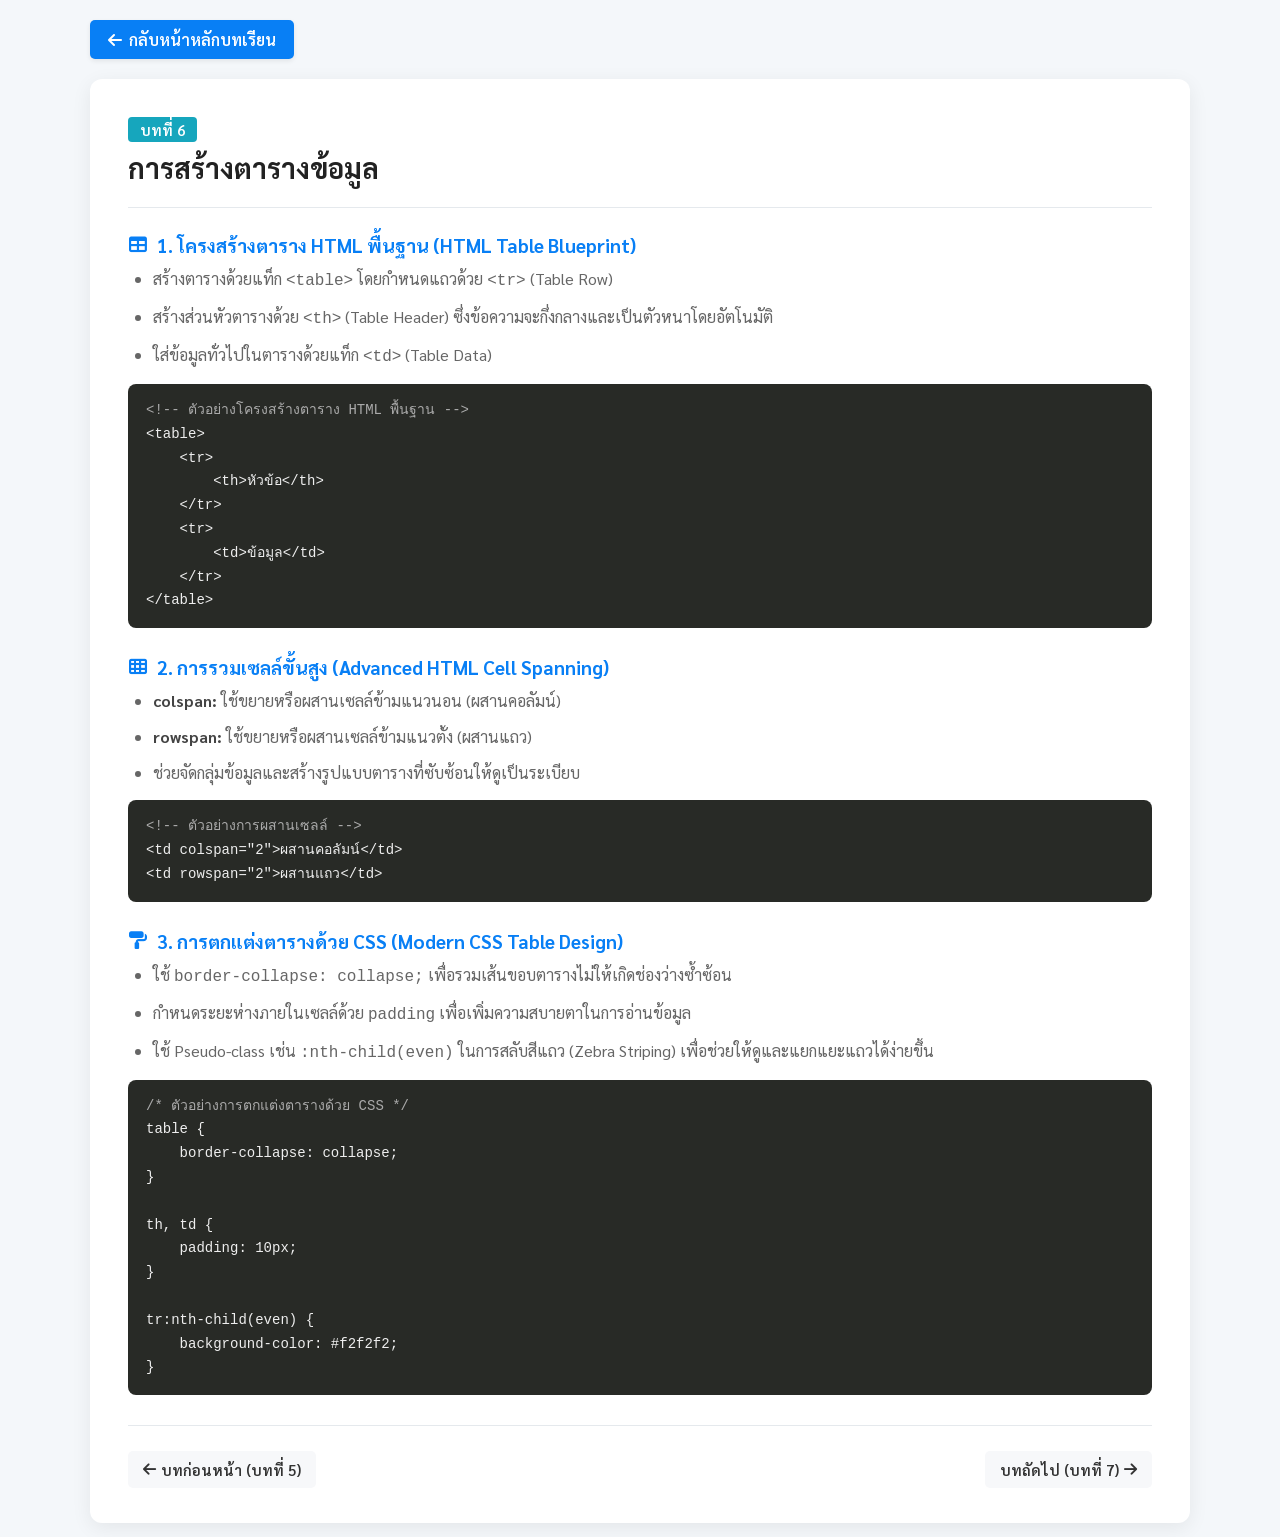
<file: page/lesson06.html>
<!DOCTYPE html>
<html lang="th">

<head>
    <meta charset="UTF-8">
    <meta name="viewport" content="width=device-width, initial-scale=1.0">
    <title>การสร้างตารางข้อมูล</title>

    <!-- Google Font -->
    <link rel="preconnect" href="https://fonts.googleapis.com">
    <link rel="preconnect" href="https://fonts.gstatic.com" crossorigin>
    <link href="https://fonts.googleapis.com/css2?family=Sarabun:wght@300;400;500;600;700&display=swap" rel="stylesheet">

    <!-- Font Awesome -->
    <link rel="stylesheet" href="https://cdnjs.cloudflare.com/ajax/libs/font-awesome/6.5.1/css/all.min.css">

    <!-- นำเข้าไฟล์ CSS ภายนอก -->
    <link rel="stylesheet" href="../css/lesson06.css">
</head>

<body>

    <!-- =========================
         ปุ่มกลับหน้าหลักบทเรียน
    ========================= -->
    <div class="top-bar">
        <a href="../index.html" class="home-button">
            <i class="fa-solid fa-arrow-left"></i>
            กลับหน้าหลักบทเรียน
        </a>
    </div>

    <!-- =========================
         เนื้อหาบทเรียน
    ========================= -->
    <main class="lesson-card">

        <!-- หัวบท -->
        <span class="chapter-label">
            บทที่ 6
        </span>

        <h1>
            การสร้างตารางข้อมูล
        </h1>

        <hr class="title-line">

        <!-- =========================
             หัวข้อที่ 1
        ========================= -->
        <section class="topic">
            <h2 class="topic-title">
                <i class="fa-solid fa-table"></i>
                1. โครงสร้างตาราง HTML พื้นฐาน (HTML Table Blueprint)
            </h2>

            <div class="content">
                <ul class="definition-list">
                    <li>
                        สร้างตารางด้วยแท็ก <code>&lt;table&gt;</code> โดยกำหนดแถวด้วย <code>&lt;tr&gt;</code> (Table Row)
                    </li>
                    <li>
                        สร้างส่วนหัวตารางด้วย <code>&lt;th&gt;</code> (Table Header) ซึ่งข้อความจะกึ่งกลางและเป็นตัวหนาโดยอัตโนมัติ
                    </li>
                    <li>
                        ใส่ข้อมูลทั่วไปในตารางด้วยแท็ก <code>&lt;td&gt;</code> (Table Data)
                    </li>
                </ul>

                <!-- ตัวอย่างโค้ด -->
                <div class="code-box"><span class="code-comment">&lt;!-- ตัวอย่างโครงสร้างตาราง HTML พื้นฐาน --&gt;</span>
&lt;table&gt;
    &lt;tr&gt;
        &lt;th&gt;หัวข้อ&lt;/th&gt;
    &lt;/tr&gt;
    &lt;tr&gt;
        &lt;td&gt;ข้อมูล&lt;/td&gt;
    &lt;/tr&gt;
&lt;/table&gt;</div>
            </div>
        </section>

        <!-- =========================
             หัวข้อที่ 2
        ========================= -->
        <section class="topic">
            <h2 class="topic-title">
                <i class="fa-solid fa-table-cells"></i>
                2. การรวมเซลล์ขั้นสูง (Advanced HTML Cell Spanning)
            </h2>

            <div class="content">
                <ul class="definition-list">
                    <li>
                        <strong>colspan:</strong> ใช้ขยายหรือผสานเซลล์ข้ามแนวนอน (ผสานคอลัมน์)
                    </li>
                    <li>
                        <strong>rowspan:</strong> ใช้ขยายหรือผสานเซลล์ข้ามแนวตั้ง (ผสานแถว)
                    </li>
                    <li>
                        ช่วยจัดกลุ่มข้อมูลและสร้างรูปแบบตารางที่ซับซ้อนให้ดูเป็นระเบียบ
                    </li>
                </ul>

                <!-- ตัวอย่างโค้ด -->
                <div class="code-box"><span class="code-comment">&lt;!-- ตัวอย่างการผสานเซลล์ --&gt;</span>
&lt;td colspan="2"&gt;ผสานคอลัมน์&lt;/td&gt;
&lt;td rowspan="2"&gt;ผสานแถว&lt;/td&gt;</div>
            </div>
        </section>

        <!-- =========================
             หัวข้อที่ 3
        ========================= -->
        <section class="topic">
            <h2 class="topic-title">
                <i class="fa-solid fa-paint-roller"></i>
                3. การตกแต่งตารางด้วย CSS (Modern CSS Table Design)
            </h2>

            <div class="content">
                <ul class="definition-list">
                    <li>
                        ใช้ <code>border-collapse: collapse;</code> เพื่อรวมเส้นขอบตารางไม่ให้เกิดช่องว่างซ้ำซ้อน
                    </li>
                    <li>
                        กำหนดระยะห่างภายในเซลล์ด้วย <code>padding</code> เพื่อเพิ่มความสบายตาในการอ่านข้อมูล
                    </li>
                    <li>
                        ใช้ Pseudo-class เช่น <code>:nth-child(even)</code> ในการสลับสีแถว (Zebra Striping) เพื่อช่วยให้ดูและแยกแยะแถวได้ง่ายขึ้น
                    </li>
                </ul>

                <!-- ตัวอย่างโค้ด -->
                <div class="code-box"><span class="code-comment">/* ตัวอย่างการตกแต่งตารางด้วย CSS */</span>
table {
    border-collapse: collapse;
}

th, td {
    padding: 10px;
}

tr:nth-child(even) {
    background-color: #f2f2f2;
}</div>
            </div>
        </section>

        <!-- =========================
             ปุ่มเปลี่ยนบท
        ========================= -->
        <div class="navigation">
            <!-- บทก่อนหน้า -->
            <a href="lesson05.html" class="nav-button previous">
                <i class="fa-solid fa-arrow-left"></i>
                บทก่อนหน้า (บทที่ 5)
            </a>

            <!-- บทถัดไป -->
            <a href="lesson07.html" class="nav-button next">
                บทถัดไป (บทที่ 7)
                <i class="fa-solid fa-arrow-right"></i>
            </a>
        </div>

    </main>

</body>

</html>
</file>
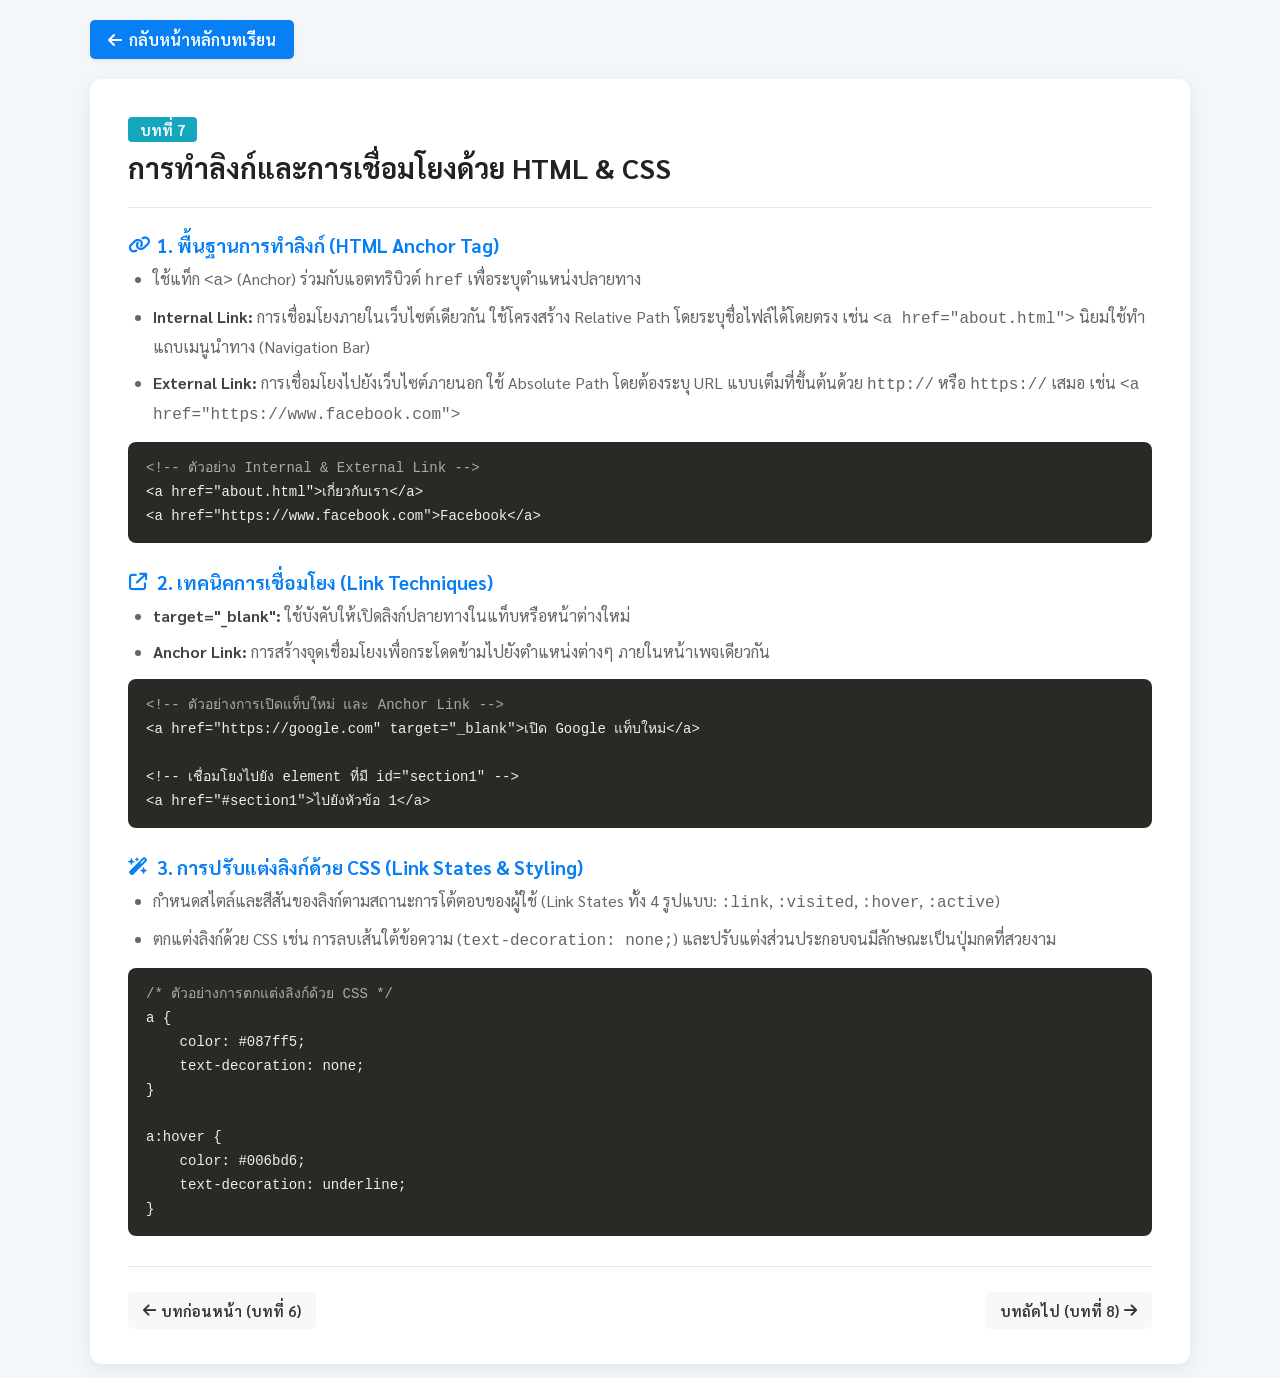
<file: page/lesson07.html>
<!DOCTYPE html>
<html lang="th">

<head>
    <meta charset="UTF-8">
    <meta name="viewport" content="width=device-width, initial-scale=1.0">
    <title>การทำลิงก์และการเชื่อมโยงด้วย HTML & CSS</title>

    <!-- Google Font -->
    <link rel="preconnect" href="https://fonts.googleapis.com">
    <link rel="preconnect" href="https://fonts.gstatic.com" crossorigin>
    <link href="https://fonts.googleapis.com/css2?family=Sarabun:wght@300;400;500;600;700&display=swap" rel="stylesheet">

    <!-- Font Awesome -->
    <link rel="stylesheet" href="https://cdnjs.cloudflare.com/ajax/libs/font-awesome/6.5.1/css/all.min.css">

    <!-- นำเข้าไฟล์ CSS ภายนอก -->
    <link rel="stylesheet" href="../css/lesson07.css">
</head>

<body>

    <!-- =========================
         ปุ่มกลับหน้าหลักบทเรียน
    ========================= -->
    <div class="top-bar">
        <a href="../index.html" class="home-button">
            <i class="fa-solid fa-arrow-left"></i>
            กลับหน้าหลักบทเรียน
        </a>
    </div>

    <!-- =========================
         เนื้อหาบทเรียน
    ========================= -->
    <main class="lesson-card">

        <!-- หัวบท -->
        <span class="chapter-label">
            บทที่ 7
        </span>

        <h1>
            การทำลิงก์และการเชื่อมโยงด้วย HTML & CSS
        </h1>

        <hr class="title-line">

        <!-- =========================
             หัวข้อที่ 1
        ========================= -->
        <section class="topic">
            <h2 class="topic-title">
                <i class="fa-solid fa-link"></i>
                1. พื้นฐานการทำลิงก์ (HTML Anchor Tag)
            </h2>

            <div class="content">
                <ul class="definition-list">
                    <li>
                        ใช้แท็ก <code>&lt;a&gt;</code> (Anchor) ร่วมกับแอตทริบิวต์ <code>href</code> เพื่อระบุตำแหน่งปลายทาง
                    </li>
                    <li>
                        <strong>Internal Link:</strong> การเชื่อมโยงภายในเว็บไซต์เดียวกัน ใช้โครงสร้าง Relative Path โดยระบุชื่อไฟล์ได้โดยตรง เช่น <code>&lt;a href="about.html"&gt;</code> นิยมใช้ทำแถบเมนูนำทาง (Navigation Bar)
                    </li>
                    <li>
                        <strong>External Link:</strong> การเชื่อมโยงไปยังเว็บไซต์ภายนอก ใช้ Absolute Path โดยต้องระบุ URL แบบเต็มที่ขึ้นต้นด้วย <code>http://</code> หรือ <code>https://</code> เสมอ เช่น <code>&lt;a href="https://www.facebook.com"&gt;</code>
                    </li>
                </ul>

                <!-- ตัวอย่างโค้ด -->
                <div class="code-box"><span class="code-comment">&lt;!-- ตัวอย่าง Internal & External Link --&gt;</span>
&lt;a href="about.html"&gt;เกี่ยวกับเรา&lt;/a&gt;
&lt;a href="https://www.facebook.com"&gt;Facebook&lt;/a&gt;</div>
            </div>
        </section>

        <!-- =========================
             หัวข้อที่ 2
        ========================= -->
        <section class="topic">
            <h2 class="topic-title">
                <i class="fa-solid fa-arrow-up-right-from-square"></i>
                2. เทคนิคการเชื่อมโยง (Link Techniques)
            </h2>

            <div class="content">
                <ul class="definition-list">
                    <li>
                        <strong>target="_blank":</strong> ใช้บังคับให้เปิดลิงก์ปลายทางในแท็บหรือหน้าต่างใหม่
                    </li>
                    <li>
                        <strong>Anchor Link:</strong> การสร้างจุดเชื่อมโยงเพื่อกระโดดข้ามไปยังตำแหน่งต่างๆ ภายในหน้าเพจเดียวกัน
                    </li>
                </ul>

                <!-- ตัวอย่างโค้ด -->
                <div class="code-box"><span class="code-comment">&lt;!-- ตัวอย่างการเปิดแท็บใหม่ และ Anchor Link --&gt;</span>
&lt;a href="https://google.com" target="_blank"&gt;เปิด Google แท็บใหม่&lt;/a&gt;

&lt;!-- เชื่อมโยงไปยัง element ที่มี id="section1" --&gt;
&lt;a href="#section1"&gt;ไปยังหัวข้อ 1&lt;/a&gt;</div>
            </div>
        </section>

        <!-- =========================
             หัวข้อที่ 3
        ========================= -->
        <section class="topic">
            <h2 class="topic-title">
                <i class="fa-solid fa-wand-magic-sparkles"></i>
                3. การปรับแต่งลิงก์ด้วย CSS (Link States & Styling)
            </h2>

            <div class="content">
                <ul class="definition-list">
                    <li>
                        กำหนดสไตล์และสีสันของลิงก์ตามสถานะการโต้ตอบของผู้ใช้ (Link States ทั้ง 4 รูปแบบ: <code>:link</code>, <code>:visited</code>, <code>:hover</code>, <code>:active</code>)
                    </li>
                    <li>
                        ตกแต่งลิงก์ด้วย CSS เช่น การลบเส้นใต้ข้อความ (<code>text-decoration: none;</code>) และปรับแต่งส่วนประกอบจนมีลักษณะเป็นปุ่มกดที่สวยงาม
                    </li>
                </ul>

                <!-- ตัวอย่างโค้ด -->
                <div class="code-box"><span class="code-comment">/* ตัวอย่างการตกแต่งลิงก์ด้วย CSS */</span>
a {
    color: #087ff5;
    text-decoration: none;
}

a:hover {
    color: #006bd6;
    text-decoration: underline;
}</div>
            </div>
        </section>

        <!-- =========================
             ปุ่มเปลี่ยนบท
        ========================= -->
        <div class="navigation">
            <!-- บทก่อนหน้า -->
            <a href="lesson06.html" class="nav-button previous">
                <i class="fa-solid fa-arrow-left"></i>
                บทก่อนหน้า (บทที่ 6)
            </a>
            <!-- บทถัดไป -->
            <a href="lesson08.html" class="nav-button next">
                บทถัดไป (บทที่ 8)
                <i class="fa-solid fa-arrow-right"></i>
            </a>
        </div>

    </main>

</body>

</html>
</file>
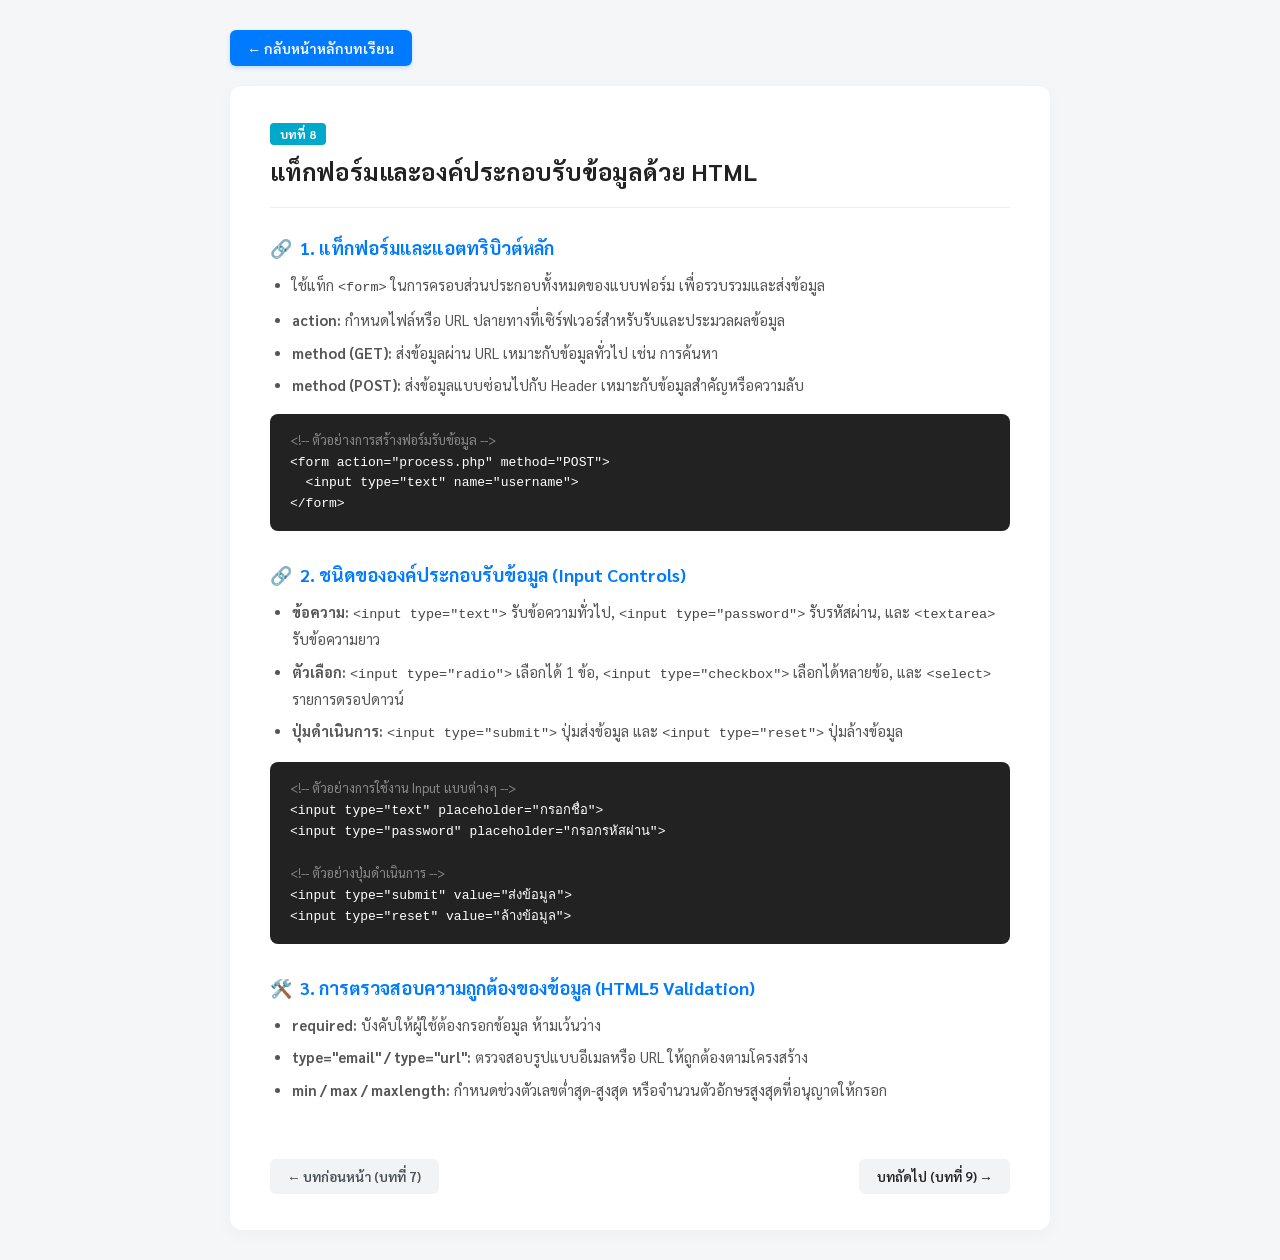
<file: page/lesson08.html>
<!DOCTYPE html>
<html lang="th">
<head>
  <meta charset="UTF-8">
  <meta name="viewport" content="width=device-width, initial-scale=1.0">
  <title>บทที่ 8 แท็กฟอร์มและองค์ประกอบรับข้อมูล</title>
  <link rel="stylesheet" href="../css/lesson08.css">
</head>
<body>

  <div class="card-container">
    <!-- ปุ่มกลับหน้าหลักบทเรียน -->
    <a href="../index.html" class="btn-back">← กลับหน้าหลักบทเรียน</a>

    <div class="card">
      <!-- ส่วนหัวบทเรียน -->
      <span class="badge">บทที่ 8</span>
      <h1 class="title">แท็กฟอร์มและองค์ประกอบรับข้อมูลด้วย HTML</h1>

      <hr class="divider">

      <!-- หัวข้อที่ 1 -->
      <div class="section">
        <h2 class="section-title text-blue">
          <span class="icon">🔗</span> 1. แท็กฟอร์มและแอตทริบิวต์หลัก
        </h2>
        <ul class="list">
          <li>ใช้แท็ก <code>&lt;form&gt;</code> ในการครอบส่วนประกอบทั้งหมดของแบบฟอร์ม เพื่อรวบรวมและส่งข้อมูล</li>
          <li><strong>action:</strong> กำหนดไฟล์หรือ URL ปลายทางที่เซิร์ฟเวอร์สำหรับรับและประมวลผลข้อมูล</li>
          <li><strong>method (GET):</strong> ส่งข้อมูลผ่าน URL เหมาะกับข้อมูลทั่วไป เช่น การค้นหา</li>
          <li><strong>method (POST):</strong> ส่งข้อมูลแบบซ่อนไปกับ Header เหมาะกับข้อมูลสำคัญหรือความลับ</li>
        </ul>

        <!-- กล่องโค้ดสีดำ -->
        <div class="code-box">
          <span class="code-comment">&lt;!-- ตัวอย่างการสร้างฟอร์มรับข้อมูล --&gt;</span><br>
          &lt;form action="process.php" method="POST"&gt;<br>
          &nbsp;&nbsp;&lt;input type="text" name="username"&gt;<br>
          &lt;/form&gt;
        </div>
      </div>

      <!-- หัวข้อที่ 2 -->
      <div class="section">
        <h2 class="section-title text-blue">
          <span class="icon">🔗</span> 2. ชนิดขององค์ประกอบรับข้อมูล (Input Controls)
        </h2>
        <ul class="list">
          <li><strong>ข้อความ:</strong> <code>&lt;input type="text"&gt;</code> รับข้อความทั่วไป, <code>&lt;input type="password"&gt;</code> รับรหัสผ่าน, และ <code>&lt;textarea&gt;</code> รับข้อความยาว</li>
          <li><strong>ตัวเลือก:</strong> <code>&lt;input type="radio"&gt;</code> เลือกได้ 1 ข้อ, <code>&lt;input type="checkbox"&gt;</code> เลือกได้หลายข้อ, และ <code>&lt;select&gt;</code> รายการดรอปดาวน์</li>
          <li><strong>ปุ่มดำเนินการ:</strong> <code>&lt;input type="submit"&gt;</code> ปุ่มส่งข้อมูล และ <code>&lt;input type="reset"&gt;</code> ปุ่มล้างข้อมูล</li>
        </ul>

        <!-- กล่องโค้ดสีดำ -->
        <div class="code-box">
          <span class="code-comment">&lt;!-- ตัวอย่างการใช้งาน Input แบบต่างๆ --&gt;</span><br>
          &lt;input type="text" placeholder="กรอกชื่อ"&gt;<br>
          &lt;input type="password" placeholder="กรอกรหัสผ่าน"&gt;<br><br>
          <span class="code-comment">&lt;!-- ตัวอย่างปุ่มดำเนินการ --&gt;</span><br>
          &lt;input type="submit" value="ส่งข้อมูล"&gt;<br>
          &lt;input type="reset" value="ล้างข้อมูล"&gt;
        </div>
      </div>

      <!-- หัวข้อที่ 3 -->
      <div class="section">
        <h2 class="section-title text-blue">
          <span class="icon">🛠️</span> 3. การตรวจสอบความถูกต้องของข้อมูล (HTML5 Validation)
        </h2>
        <ul class="list">
          <li><strong>required:</strong> บังคับให้ผู้ใช้ต้องกรอกข้อมูล ห้ามเว้นว่าง</li>
          <li><strong>type="email" / type="url":</strong> ตรวจสอบรูปแบบอีเมลหรือ URL ให้ถูกต้องตามโครงสร้าง</li>
          <li><strong>min / max / maxlength:</strong> กำหนดช่วงตัวเลขต่ำสุด-สูงสุด หรือจำนวนตัวอักษรสูงสุดที่อนุญาตให้กรอก</li>
        </ul>
      </div>

      <!-- ปุ่มนำทางท้ายการ์ด -->
      <div class="nav-buttons">
        <a href="lesson07.html" class="btn-nav">← บทก่อนหน้า (บทที่ 7)</a>
        <a href="lesson09.html" class="btn-nav btn-next">บทถัดไป (บทที่ 9) →</a>
      </div>
    </div>
  </div>

</body>
</html>
</file>
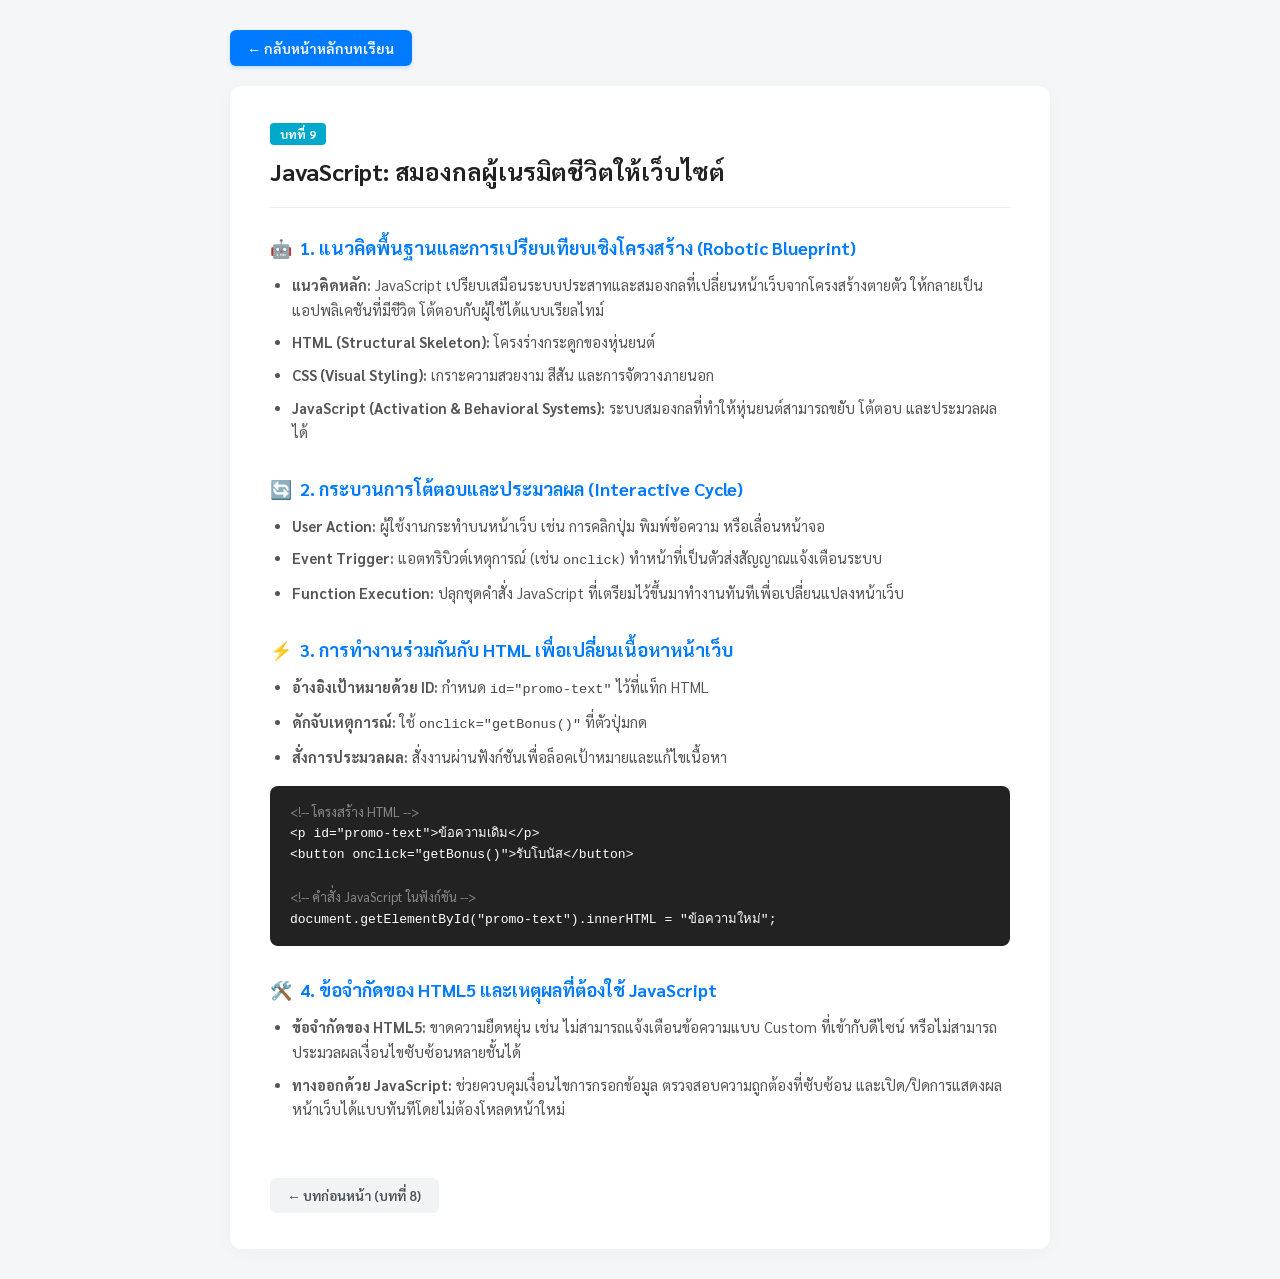
<file: page/lesson09.html>
<!DOCTYPE html>
<html lang="th">
<head>
  <meta charset="UTF-8">
  <meta name="viewport" content="width=device-width, initial-scale=1.0">
  <title>บทที่ 9 JavaScript: สมองกลผู้เนรมิตชีวิตให้เว็บไซต์</title>
  <link rel="stylesheet" href="../css/lesson09.css">
</head>
<body>

  <div class="card-container">
    <!-- ปุ่มกลับหน้าหลักบทเรียน -->
    <a href="../index.html" class="btn-back">← กลับหน้าหลักบทเรียน</a>

    <div class="card">
      <!-- ส่วนหัวบทเรียน -->
      <span class="badge">บทที่ 9</span>
      <h1 class="title">JavaScript: สมองกลผู้เนรมิตชีวิตให้เว็บไซต์</h1>

      <hr class="divider">

      <!-- หัวข้อที่ 1 -->
      <div class="section">
        <h2 class="section-title text-blue">
          <span class="icon">🤖</span> 1. แนวคิดพื้นฐานและการเปรียบเทียบเชิงโครงสร้าง (Robotic Blueprint)
        </h2>
        <ul class="list">
          <li><strong>แนวคิดหลัก:</strong> JavaScript เปรียบเสมือนระบบประสาทและสมองกลที่เปลี่ยนหน้าเว็บจากโครงสร้างตายตัว ให้กลายเป็นแอปพลิเคชันที่มีชีวิต โต้ตอบกับผู้ใช้ได้แบบเรียลไทม์</li>
          <li><strong>HTML (Structural Skeleton):</strong> โครงร่างกระดูกของหุ่นยนต์</li>
          <li><strong>CSS (Visual Styling):</strong> เกราะความสวยงาม สีสัน และการจัดวางภายนอก</li>
          <li><strong>JavaScript (Activation & Behavioral Systems):</strong> ระบบสมองกลที่ทำให้หุ่นยนต์สามารถขยับ โต้ตอบ และประมวลผลได้</li>
        </ul>
      </div>

      <!-- หัวข้อที่ 2 -->
      <div class="section">
        <h2 class="section-title text-blue">
          <span class="icon">🔄</span> 2. กระบวนการโต้ตอบและประมวลผล (Interactive Cycle)
        </h2>
        <ul class="list">
          <li><strong>User Action:</strong> ผู้ใช้งานกระทำบนหน้าเว็บ เช่น การคลิกปุ่ม พิมพ์ข้อความ หรือเลื่อนหน้าจอ</li>
          <li><strong>Event Trigger:</strong> แอตทริบิวต์เหตุการณ์ (เช่น <code>onclick</code>) ทำหน้าที่เป็นตัวส่งสัญญาณแจ้งเตือนระบบ</li>
          <li><strong>Function Execution:</strong> ปลุกชุดคำสั่ง JavaScript ที่เตรียมไว้ขึ้นมาทำงานทันทีเพื่อเปลี่ยนแปลงหน้าเว็บ</li>
        </ul>
      </div>

      <!-- หัวข้อที่ 3 -->
      <div class="section">
        <h2 class="section-title text-blue">
          <span class="icon">⚡</span> 3. การทำงานร่วมกันกับ HTML เพื่อเปลี่ยนเนื้อหาหน้าเว็บ
        </h2>
        <ul class="list">
          <li><strong>อ้างอิงเป้าหมายด้วย ID:</strong> กำหนด <code>id="promo-text"</code> ไว้ที่แท็ก HTML</li>
          <li><strong>ดักจับเหตุการณ์:</strong> ใช้ <code>onclick="getBonus()"</code> ที่ตัวปุ่มกด</li>
          <li><strong>สั่งการประมวลผล:</strong> สั่งงานผ่านฟังก์ชันเพื่อล็อคเป้าหมายและแก้ไขเนื้อหา</li>
        </ul>

        <!-- กล่องโค้ดสีดำ -->
        <div class="code-box">
          <span class="code-comment">&lt;!-- โครงสร้าง HTML --&gt;</span><br>
          &lt;p id="promo-text"&gt;ข้อความเดิม&lt;/p&gt;<br>
          &lt;button onclick="getBonus()"&gt;รับโบนัส&lt;/button&gt;<br><br>
          <span class="code-comment">&lt;!-- คำสั่ง JavaScript ในฟังก์ชัน --&gt;</span><br>
          document.getElementById("promo-text").innerHTML = "ข้อความใหม่";
        </div>
      </div>

      <!-- หัวข้อที่ 4 -->
      <div class="section">
        <h2 class="section-title text-blue">
          <span class="icon">🛠️</span> 4. ข้อจำกัดของ HTML5 และเหตุผลที่ต้องใช้ JavaScript
        </h2>
        <ul class="list">
          <li><strong>ข้อจำกัดของ HTML5:</strong> ขาดความยืดหยุ่น เช่น ไม่สามารถแจ้งเตือนข้อความแบบ Custom ที่เข้ากับดีไซน์ หรือไม่สามารถประมวลผลเงื่อนไขซับซ้อนหลายชั้นได้</li>
          <li><strong>ทางออกด้วย JavaScript:</strong> ช่วยควบคุมเงื่อนไขการกรอกข้อมูล ตรวจสอบความถูกต้องที่ซับซ้อน และเปิด/ปิดการแสดงผลหน้าเว็บได้แบบทันทีโดยไม่ต้องโหลดหน้าใหม่</li>
        </ul>
      </div>

      <!-- ปุ่มนำทางท้ายการ์ด -->
      <div class="nav-buttons">
        <a href="lesson08.html" class="btn-nav">← บทก่อนหน้า (บทที่ 8)</a>
      </div>

    </div>
  </div>

</body>
</html>
</file>
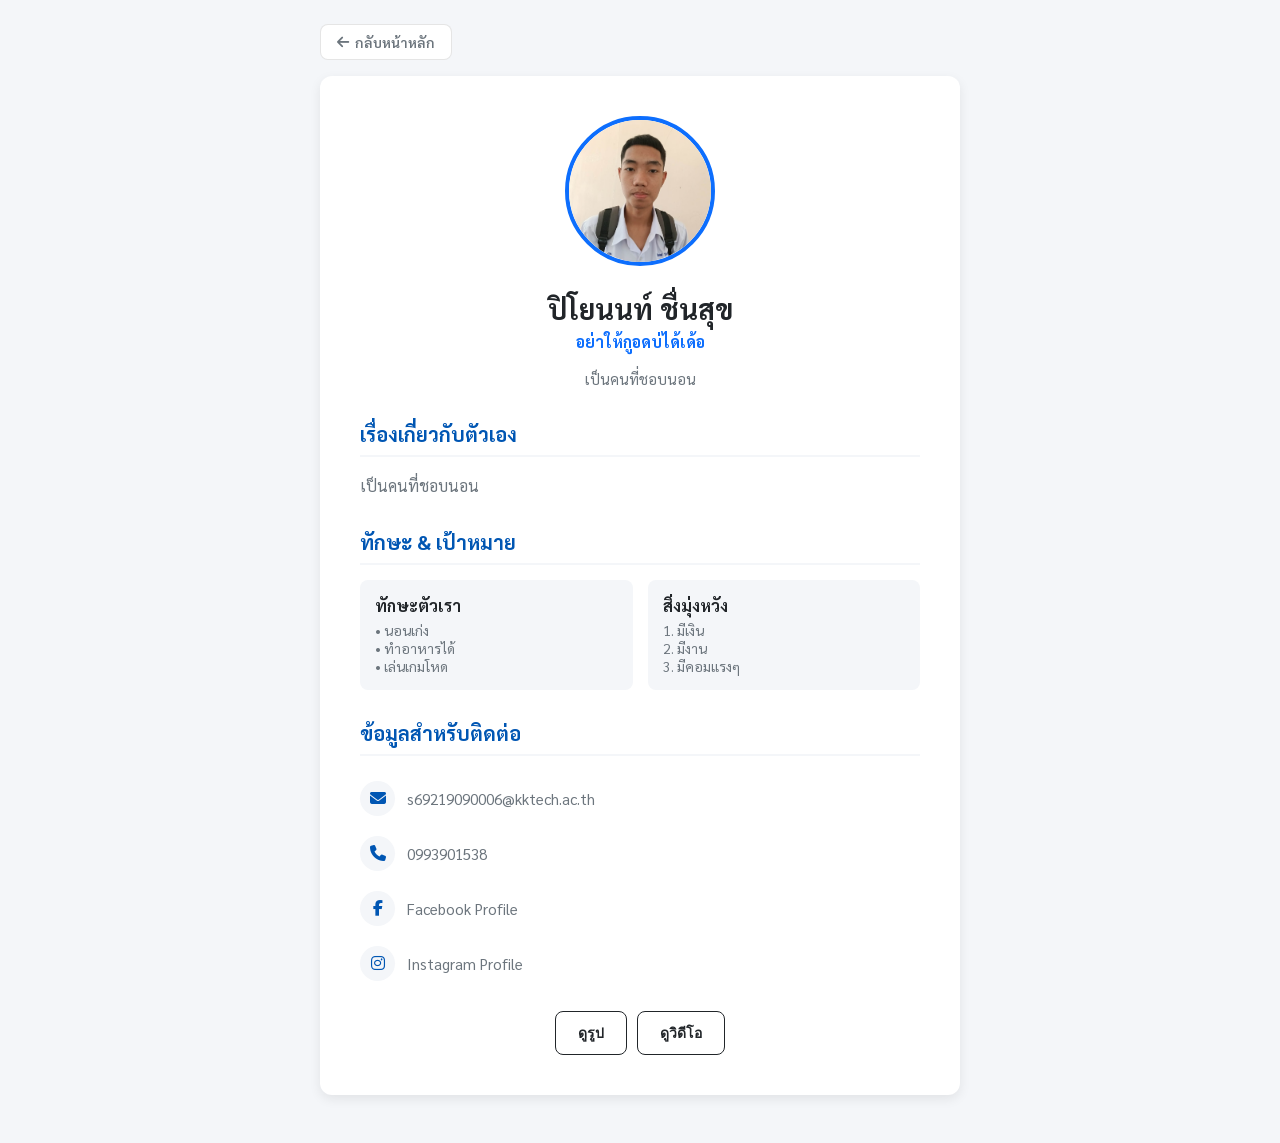
<file: page/profile.html>
<!DOCTYPE html>
<html lang="th">
<head>
    <meta charset="UTF-8">
    <meta name="viewport" content="width=device-width, initial-scale=1.0">
    <title>แนะนำตัว - ปิโยนนท์ ชื่นสุข</title>

    <!-- Font Awesome สำหรับไอคอน -->
    <link rel="stylesheet" href="https://cdnjs.cloudflare.com/ajax/libs/font-awesome/6.5.1/css/all.min.css">
    
    <!-- Google Fonts -->
    <link rel="preconnect" href="https://fonts.googleapis.com">
    <link rel="preconnect" href="https://fonts.gstatic.com" crossorigin>
    <link href="https://fonts.googleapis.com/css2?family=Sarabun:wght@400;600;700&display=swap" rel="stylesheet">

    <!-- เชื่อมต่อไฟล์ CSS ภายนอก -->
    <link rel="stylesheet" href="../css/profile.css">
</head>

<body>

    <div class="top-bar">
        <a class="btn-back" href="../index.html">
            <i class="fa-solid fa-arrow-left"></i> กลับหน้าหลัก
        </a>
    </div>

    <div class="profile-card">
        
        <!-- ส่วนหัวโปรไฟล์ -->
        <img class="profile-img" src="../pic/ออม.jpg" alt="รูปโปรไฟล์">
        <h1 class="profile-name">ปิโยนนท์ ชื่นสุข</h1>
        <div class="profile-role">อย่าให้กูอดบ่ได้เด้อ</div>
        <p class="profile-bio">เป็นคนที่ชอบนอน</p>

        <!-- เรื่องเกี่ยวกับตัวเอง -->
        <h2 class="section-title">เรื่องเกี่ยวกับตัวเอง</h2>
        <p style="text-align: left; color: var(--text-muted); line-height: 1.6;">
            เป็นคนที่ชอบนอน
        </p>

        <!-- ทักษะและเป้าหมาย -->
        <h2 class="section-title">ทักษะ & เป้าหมาย</h2>
        <div class="info-grid">
            <div class="info-item">
                <h4>ทักษะตัวเรา</h4>
                <p>• นอนเก่ง<br>• ทำอาหารได้<br>• เล่นเกมโหด</p>
            </div>
            <div class="info-item">
                <h4>สิ่งมุ่งหวัง</h4>
                <p>1. มีเงิน<br>2. มีงาน<br>3. มีคอมแรงๆ</p>
            </div>
        </div>

        <!-- ข้อมูลติดต่อ -->
        <h2 class="section-title">ข้อมูลสำหรับติดต่อ</h2>
        <ul class="contact-list">
            <li>
                <div class="contact-icon"><i class="fa-solid fa-envelope"></i></div>
                <span>s69219090006@kktech.ac.th</span>
            </li>
            <li>
                <div class="contact-icon"><i class="fa-solid fa-phone"></i></div>
                <span>0993901538</span>
            </li>
            <li>
                <div class="contact-icon"><i class="fa-brands fa-facebook-f"></i></div>
                <a href="https://www.facebook.com/share/194eN2crBu/" target="_blank">Facebook Profile</a>
            </li>
            <li>
                <div class="contact-icon"><i class="fa-brands fa-instagram"></i></div>
                <a href="https://www.instagram.com/aom_.a?igsh=ODBhNzQ0YXVzbDVs" target="_blank">Instagram Profile</a>
            </li>
        </ul>

        <!-- ปุ่มเพิ่มเติม -->
        <div class="actions">
            <button onclick="window.open('ออม.jpg')">ดูรูป</button>
            <button onclick="window.open('Download.mp4')">ดูวิดีโอ</button>
        </div>

    </div>

</body>
</html>
</file>
<file: css/index.css>
:root {
    --primary-color: #007bff;
    --primary-hover: #0056b3;
    --accent-color: #17a2b8;
    --success-color: #28a745;
    --success-hover: #218838;
    --bg-color: #f4f6f9;
    --card-bg: #ffffff;
    --text-main: #333333;
    --text-muted: #666666;
    --code-bg: #272822;
    --font-family: 'Sarabun', Arial, sans-serif;
}

* {
    box-sizing: border-box;
    margin: 0;
    padding: 0;
    font-family: var(--font-family);
}

body {
    background-color: var(--bg-color);
    color: var(--text-main);
    min-height: 100vh;
    padding: 20px 40px;
}

/* ปุ่มประวัติผู้จัดทำ (มุมขวาบน) */
.top-nav {
    display: flex;
    justify-content: flex-end;
    margin-bottom: 20px;
}

.btn-profile {
    display: inline-block;
    background-color: var(--accent-color);
    color: #ffffff;
    padding: 10px 20px;
    border-radius: 8px;
    text-decoration: none;
    font-weight: 600;
    font-size: 15px;
    transition: background-color 0.2s ease, transform 0.1s ease;
    box-shadow: 0 2px 6px rgba(23, 162, 184, 0.3);
}

.btn-profile:hover {
    background-color: #138496;
    transform: translateY(-1px);
}

/* ส่วนหัวข้อหลัก */
h1.main-title {
    text-align: center;
    color: var(--text-main);
    font-size: 32px;
    font-weight: 700;
    margin: 20px 0 40px 0;
}

/* คอนเทนเนอร์จัดวางการ์ดบทเรียน */
.courses-grid {
    display: grid;
    grid-template-columns: repeat(auto-fit, minmax(280px, 1fr));
    gap: 24px;
    max-width: 1100px;
    margin: 0 auto;
}

/* การ์ดบทเรียน */
.card {
    background-color: var(--card-bg);
    border-radius: 12px;
    padding: 28px 24px;
    box-shadow: 0 4px 15px rgba(0, 0, 0, 0.05);
    display: flex;
    flex-direction: column;
    justify-content: space-between;
    min-height: 200px;
    transition: transform 0.2s ease, box-shadow 0.2s ease;
}

.card:hover {
    transform: translateY(-4px);
    box-shadow: 0 8px 20px rgba(0, 0, 0, 0.08);
}

.card-content h2 {
    color: var(--primary-color);
    font-size: 18px;
    font-weight: 700;
    margin-bottom: 12px;
    line-height: 1.4;
}

.card-content p {
    color: var(--text-muted);
    font-size: 14px;
    line-height: 1.5;
    margin-bottom: 24px;
}

/* ปุ่มเข้าสู่บทเรียน */
.btn-lesson {
    display: block;
    width: 100%;
    background-color: var(--success-color);
    color: #ffffff;
    text-align: center;
    padding: 10px 0;
    border-radius: 8px;
    text-decoration: none;
    font-weight: 600;
    font-size: 15px;
    transition: background-color 0.2s ease;
}

.btn-lesson:hover {
    background-color: var(--success-hover);
}

/* Responsive สำหรับมือถือ */
@media (max-width: 600px) {
    body {
        padding: 16px;
    }
    h1.main-title {
        font-size: 24px;
        margin: 10px 0 24px 0;
    }
}
</file>
<file: css/lesson01.css>
/* =========================
   RESET
========================= */
* {
    margin: 0;
    padding: 0;
    box-sizing: border-box;
}

/* =========================
   BODY
========================= */
body {
    font-family: "Sarabun", sans-serif;
    background: #f4f7fa;
    color: #555;
    min-height: 100vh;
    padding: 20px 15px;
}

/* =========================
   ปุ่มกลับหน้าหลัก
========================= */
.top-bar {
    max-width: 1100px;
    margin: 0 auto 20px;
}

.home-button {
    display: inline-flex;
    align-items: center;
    gap: 7px;
    text-decoration: none;
    background: #087ff5;
    color: white;
    padding: 9px 18px;
    border-radius: 5px;
    font-size: 16px;
    font-weight: 600;
    box-shadow: 0 2px 5px rgba(0, 0, 0, 0.08);
    transition: 0.2s;
}

.home-button:hover {
    background: #006bd6;
    transform: translateY(-1px);
}

/* =========================
   กล่องเนื้อหา
========================= */
.lesson-card {
    max-width: 1100px;
    margin: auto;
    background: white;
    border-radius: 12px;
    padding: 38px 38px 35px;
    box-shadow: 0 5px 20px rgba(0, 0, 0, 0.07);
}

/* =========================
   หัวบทเรียน
========================= */
.chapter-label {
    display: inline-block;
    background: #16a6bd;
    color: white;
    padding: 3px 12px;
    border-radius: 4px;
    font-size: 15px;
    font-weight: 600;
    margin-bottom: 7px;
}

h1 {
    color: #222;
    font-size: 28px;
    font-weight: 700;
    margin-bottom: 22px;
}

.title-line {
    border: none;
    border-top: 1px solid #e5e9ed;
    margin-bottom: 25px;
}

/* =========================
   หัวข้อแต่ละส่วน
========================= */
.topic {
    margin-bottom: 27px;
}

.topic-title {
    color: #087ff5;
    font-size: 19px;
    font-weight: 700;
    margin-bottom: 8px;
    display: flex;
    align-items: center;
    gap: 9px;
}

.topic-title i {
    font-size: 18px;
    width: 20px;
    text-align: center;
}

/* =========================
   เนื้อหา
========================= */
.content {
    font-size: 16px;
    line-height: 1.85;
    color: #666;
}

.content strong {
    color: #444;
}

/* =========================
   รายการ (List)
========================= */
.definition-list {
    margin-top: 7px;
    padding-left: 25px;
}

.definition-list li {
    margin-bottom: 8px;
    line-height: 1.75;
}

.number-list {
    padding-left: 27px;
    margin-top: 8px;
}

.number-list li {
    margin-bottom: 8px;
    padding-left: 4px;
    line-height: 1.8;
}

/* =========================
   กล่องตัวอย่างโค้ด
========================= */
.code-box {
    margin-top: 13px;
    background: #282a26;
    color: #eeeeee;
    padding: 15px 18px;
    border-radius: 8px;
    font-family: Consolas, Monaco, monospace;
    font-size: 14px;
    line-height: 1.7;
    overflow-x: auto;
    white-space: pre-wrap;
}

.code-comment {
    color: #aaaaaa;
}

/* =========================
   กล่องข้อควรจำ
========================= */
.note {
    margin-top: 15px;
    padding: 13px 17px;
    background: #e8f8ef;
    border-left: 4px solid #20b75b;
    color: #4f7460;
    line-height: 1.7;
}

.note-title {
    color: #1da957;
    font-weight: 700;
    margin-bottom: 2px;
}

.note-title i {
    margin-right: 5px;
}

/* =========================
   Navigation (ปุ่มเปลี่ยนบท)
========================= */
.navigation {
    border-top: 1px solid #e5e9ed;
    margin-top: 30px;
    padding-top: 25px;
    display: flex;
    justify-content: space-between;
    align-items: center;
    gap: 15px;
}

.nav-button {
    text-decoration: none;
    display: inline-flex;
    align-items: center;
    gap: 5px;
    padding: 9px 15px;
    border-radius: 5px;
    font-size: 15px;
    font-weight: 600;
    transition: 0.2s;
}

/* ปุ่มบทก่อนหน้า */
.previous {
    background: #f7f8fa;
    color: #b3b8be;
    pointer-events: none;
}

/* ปุ่มบทถัดไป */
.next {
    background: #f7f8fa;
    color: #333;
}

.next:hover {
    background: #087ff5;
    color: white;
    transform: translateX(2px);
}

/* =========================
   Responsive
========================= */
@media (max-width: 700px) {
    body {
        padding: 12px 10px;
    }

    .lesson-card {
        padding: 25px 20px 25px;
        border-radius: 10px;
    }

    h1 {
        font-size: 23px;
    }

    .topic-title {
        font-size: 17px;
    }

    .content {
        font-size: 15px;
    }

    .navigation {
        flex-direction: column;
        align-items: stretch;
    }

    .nav-button {
        justify-content: center;
        width: 100%;
    }
}
</file>
<file: css/lesson02.css>
/* =====================================
   RESET
===================================== */
* {
    margin: 0;
    padding: 0;
    box-sizing: border-box;
}

/* =====================================
   BODY
===================================== */
body {
    font-family: "Sarabun", sans-serif;
    background: #f4f7fa;
    color: #555;
    min-height: 100vh;
    padding: 20px 15px;
}

/* =====================================
   TOP BAR
===================================== */
.top-bar {
    max-width: 1100px;
    margin: 0 auto 20px;
}

.home-button {
    display: inline-flex;
    align-items: center;
    gap: 7px;
    text-decoration: none;
    background: #087ff5;
    color: white;
    padding: 9px 18px;
    border-radius: 5px;
    font-size: 16px;
    font-weight: 600;
    box-shadow: 0 2px 5px rgba(0,0,0,0.08);
    transition: all 0.2s ease;
}

.home-button:hover {
    background: #006bd6;
    transform: translateY(-1px);
}

/* =====================================
   MAIN CARD
===================================== */
.lesson-card {
    max-width: 1100px;
    margin: auto;
    background: white;
    border-radius: 12px;
    padding: 38px 38px 35px;
    box-shadow: 0 5px 20px rgba(0,0,0,0.07);
}

/* =====================================
   CHAPTER HEADER
===================================== */
.chapter-label {
    display: inline-block;
    background: #16a6bd;
    color: white;
    padding: 3px 12px;
    border-radius: 4px;
    font-size: 15px;
    font-weight: 600;
    margin-bottom: 7px;
}

h1 {
    color: #222;
    font-size: 28px;
    font-weight: 700;
    margin-bottom: 22px;
}

.title-line {
    border: none;
    border-top: 1px solid #e5e9ed;
    margin-bottom: 25px;
}

/* =====================================
   TOPIC
===================================== */
.topic {
    margin-bottom: 30px;
}

.topic-title {
    color: #087ff5;
    font-size: 19px;
    font-weight: 700;
    margin-bottom: 10px;
    display: flex;
    align-items: center;
    gap: 9px;
}

.topic-title i {
    font-size: 18px;
    width: 20px;
    text-align: center;
}

/* =====================================
   CONTENT
===================================== */
.content {
    font-size: 16px;
    line-height: 1.85;
    color: #666;
}

.content p {
    margin-bottom: 8px;
}

.content strong {
    color: #444;
    font-weight: 600;
}

/* =====================================
   LIST
===================================== */
.definition-list {
    padding-left: 25px;
    margin-top: 8px;
}

.definition-list li {
    margin-bottom: 10px;
    line-height: 1.8;
}

.number-list {
    padding-left: 28px;
    margin-top: 8px;
}

.number-list li {
    margin-bottom: 10px;
    padding-left: 3px;
    line-height: 1.8;
}

/* =====================================
   COLOR BOX
===================================== */
.color-box {
    display: grid;
    grid-template-columns: repeat(4, 1fr);
    gap: 10px;
    margin-top: 15px;
    margin-bottom: 15px;
}

.color-item {
    padding: 12px;
    border-radius: 8px;
    background: #f7f8fa;
    text-align: center;
    border: 1px solid #edf0f3;
}

.color-name {
    font-weight: 700;
    margin-bottom: 3px;
}

.blue { color: #087ff5; }
.red { color: #e53935; }
.green { color: #20a957; }
.black { color: #222; }

/* =====================================
   NOTE
===================================== */
.note {
    margin-top: 15px;
    padding: 13px 17px;
    background: #e8f8ef;
    border-left: 4px solid #20b75b;
    color: #4f7460;
    line-height: 1.7;
}

.note-title {
    color: #1da957;
    font-weight: 700;
    margin-bottom: 3px;
}

.note-title i {
    margin-right: 5px;
}

/* =====================================
   PROTOTYPE BOX
===================================== */
.prototype-box {
    display: grid;
    grid-template-columns: 1fr 1fr;
    gap: 15px;
    margin-top: 15px;
}

.prototype-card {
    padding: 18px;
    background: #f8fafc;
    border-radius: 9px;
    border: 1px solid #e8edf2;
}

.prototype-card h3 {
    color: #087ff5;
    font-size: 16px;
    margin-bottom: 7px;
}

.prototype-card p {
    font-size: 15px;
    line-height: 1.75;
}

/* =====================================
   RESPONSIVE BOX
===================================== */
.responsive-box {
    margin-top: 15px;
    padding: 18px;
    background: #f8fafc;
    border-radius: 10px;
    border: 1px solid #e8edf2;
}

.responsive-box h3 {
    color: #087ff5;
    font-size: 17px;
    margin-bottom: 6px;
}

.responsive-box p {
    line-height: 1.8;
}

/* =====================================
   NAVIGATION
===================================== */
.navigation {
    border-top: 1px solid #e5e9ed;
    margin-top: 32px;
    padding-top: 25px;
    display: flex;
    justify-content: space-between;
    align-items: center;
    gap: 15px;
}

.nav-button {
    text-decoration: none;
    display: inline-flex;
    align-items: center;
    gap: 5px;
    padding: 9px 15px;
    border-radius: 5px;
    font-size: 15px;
    font-weight: 600;
    transition: all 0.2s ease;
}

.previous, .next {
    background: #f7f8fa;
    color: #333;
}

.previous:hover {
    background: #087ff5;
    color: white;
    transform: translateX(-2px);
}

.next:hover {
    background: #087ff5;
    color: white;
    transform: translateX(2px);
}

/* =====================================
   MOBILE RESPONSIVE
===================================== */
@media (max-width: 700px) {
    body {
        padding: 12px 10px;
    }

    .lesson-card {
        padding: 25px 20px 25px;
        border-radius: 10px;
    }

    h1 {
        font-size: 23px;
    }

    .topic-title {
        font-size: 17px;
    }

    .content {
        font-size: 15px;
    }

    .color-box {
        grid-template-columns: 1fr 1fr;
    }

    .prototype-box {
        grid-template-columns: 1fr;
    }

    .navigation {
        flex-direction: column;
        align-items: stretch;
    }

    .nav-button {
        justify-content: center;
        width: 100%;
    }
}

@media (max-width: 400px) {
    .color-box {
        grid-template-columns: 1fr;
    }
}
</file>
<file: css/lesson03.css>
/* =====================================
   RESET
===================================== */
* {
    margin: 0;
    padding: 0;
    box-sizing: border-box;
}

/* =====================================
   BODY
===================================== */
body {
    font-family: "Sarabun", sans-serif;
    background: #f4f7fa;
    color: #555;
    min-height: 100vh;
    padding: 20px 15px;
}

/* =====================================
   TOP BAR
===================================== */
.top-bar {
    max-width: 1100px;
    margin: 0 auto 20px;
}

.home-button {
    display: inline-flex;
    align-items: center;
    gap: 7px;
    text-decoration: none;
    background: #087ff5;
    color: white;
    padding: 9px 18px;
    border-radius: 5px;
    font-size: 16px;
    font-weight: 600;
    box-shadow: 0 2px 5px rgba(0,0,0,0.08);
    transition: all 0.2s ease;
}

.home-button:hover {
    background: #006bd6;
    transform: translateY(-1px);
}

/* =====================================
   MAIN CARD
===================================== */
.lesson-card {
    max-width: 1100px;
    margin: auto;
    background: white;
    border-radius: 12px;
    padding: 38px 38px 35px;
    box-shadow: 0 5px 20px rgba(0,0,0,0.07);
}

/* =====================================
   CHAPTER HEADER
===================================== */
.chapter-label {
    display: inline-block;
    background: #16a6bd;
    color: white;
    padding: 3px 12px;
    border-radius: 4px;
    font-size: 15px;
    font-weight: 600;
    margin-bottom: 7px;
}

h1 {
    color: #222;
    font-size: 28px;
    font-weight: 700;
    margin-bottom: 22px;
}

.title-line {
    border: none;
    border-top: 1px solid #e5e9ed;
    margin-bottom: 25px;
}

/* =====================================
   TOPIC
===================================== */
.topic {
    margin-bottom: 30px;
}

.topic-title {
    color: #087ff5;
    font-size: 19px;
    font-weight: 700;
    margin-bottom: 10px;
    display: flex;
    align-items: center;
    gap: 9px;
}

.topic-title i {
    font-size: 18px;
    width: 20px;
    text-align: center;
}

/* =====================================
   CONTENT
===================================== */
.content {
    font-size: 16px;
    line-height: 1.85;
    color: #666;
}

.content p {
    margin-bottom: 8px;
}

.content strong {
    color: #444;
    font-weight: 600;
}

.content code {
    background-color: #f1f3f5;
    color: #d63384;
    padding: 2px 6px;
    border-radius: 4px;
    font-size: 14px;
}

/* =====================================
   LIST
===================================== */
.definition-list {
    padding-left: 25px;
    margin-top: 8px;
}

.definition-list li {
    margin-bottom: 10px;
    line-height: 1.8;
}

.number-list {
    padding-left: 28px;
    margin-top: 8px;
}

.number-list li {
    margin-bottom: 10px;
    padding-left: 3px;
    line-height: 1.8;
}

/* =====================================
   PROTOTYPE BOX
===================================== */
.prototype-box {
    display: grid;
    grid-template-columns: 1fr 1fr;
    gap: 15px;
    margin-top: 15px;
}

.prototype-card {
    padding: 18px;
    background: #f8fafc;
    border-radius: 9px;
    border: 1px solid #e8edf2;
}

.prototype-card h3 {
    color: #087ff5;
    font-size: 16px;
    margin-bottom: 7px;
}

.prototype-card p {
    font-size: 15px;
    line-height: 1.75;
}

/* =====================================
   NOTE
===================================== */
.note {
    margin-top: 15px;
    padding: 13px 17px;
    background: #e8f8ef;
    border-left: 4px solid #20b75b;
    color: #4f7460;
    line-height: 1.7;
}

.note-title {
    color: #1da957;
    font-weight: 700;
    margin-bottom: 3px;
}

.note-title i {
    margin-right: 5px;
}

/* =====================================
   NAVIGATION
===================================== */
.navigation {
    border-top: 1px solid #e5e9ed;
    margin-top: 32px;
    padding-top: 25px;
    display: flex;
    justify-content: space-between;
    align-items: center;
    gap: 15px;
}

.nav-button {
    text-decoration: none;
    display: inline-flex;
    align-items: center;
    gap: 5px;
    padding: 9px 15px;
    border-radius: 5px;
    font-size: 15px;
    font-weight: 600;
    transition: all 0.2s ease;
}

/* PREVIOUS / NEXT BUTTON */
.previous, .next {
    background: #f7f8fa;
    color: #333;
}

.previous:hover, .next:hover {
    background: #087ff5;
    color: white;
}

.previous:hover {
    transform: translateX(-2px);
}

.next:hover {
    transform: translateX(2px);
}

/* =====================================
   MOBILE RESPONSIVE
===================================== */
@media (max-width: 700px) {
    body {
        padding: 12px 10px;
    }

    .lesson-card {
        padding: 25px 20px 25px;
        border-radius: 10px;
    }

    h1 {
        font-size: 23px;
    }

    .topic-title {
        font-size: 17px;
    }

    .content {
        font-size: 15px;
    }

    .prototype-box {
        grid-template-columns: 1fr;
    }

    .navigation {
        flex-direction: column;
        align-items: stretch;
    }

    .nav-button {
        justify-content: center;
        width: 100%;
    }
}
</file>
<file: css/lesson04.css>
/* =====================================
   RESET
===================================== */
* {
    margin: 0;
    padding: 0;
    box-sizing: border-box;
}

/* =====================================
   BODY
===================================== */
body {
    font-family: "Sarabun", sans-serif;
    background: #f4f7fa;
    color: #555;
    min-height: 100vh;
    padding: 20px 15px;
}

/* =====================================
   TOP BAR
===================================== */
.top-bar {
    max-width: 1100px;
    margin: 0 auto 20px;
}

.home-button {
    display: inline-flex;
    align-items: center;
    gap: 7px;
    text-decoration: none;
    background: #087ff5;
    color: white;
    padding: 9px 18px;
    border-radius: 5px;
    font-size: 16px;
    font-weight: 600;
    box-shadow: 0 2px 5px rgba(0,0,0,0.08);
    transition: all 0.2s ease;
}

.home-button:hover {
    background: #006bd6;
    transform: translateY(-1px);
}

/* =====================================
   MAIN CARD
===================================== */
.lesson-card {
    max-width: 1100px;
    margin: auto;
    background: white;
    border-radius: 12px;
    padding: 38px 38px 35px;
    box-shadow: 0 5px 20px rgba(0,0,0,0.07);
}

/* =====================================
   CHAPTER HEADER
===================================== */
.chapter-label {
    display: inline-block;
    background: #16a6bd;
    color: white;
    padding: 3px 12px;
    border-radius: 4px;
    font-size: 15px;
    font-weight: 600;
    margin-bottom: 7px;
}

h1 {
    color: #222;
    font-size: 28px;
    font-weight: 700;
    margin-bottom: 22px;
}

.title-line {
    border: none;
    border-top: 1px solid #e5e9ed;
    margin-bottom: 25px;
}

/* =====================================
   TOPIC
===================================== */
.topic {
    margin-bottom: 30px;
}

.topic-title {
    color: #087ff5;
    font-size: 19px;
    font-weight: 700;
    margin-bottom: 10px;
    display: flex;
    align-items: center;
    gap: 9px;
}

.topic-title i {
    font-size: 18px;
    width: 20px;
    text-align: center;
}

/* =====================================
   CONTENT
===================================== */
.content {
    font-size: 16px;
    line-height: 1.85;
    color: #666;
}

.content p {
    margin-bottom: 8px;
}

.content strong {
    color: #444;
    font-weight: 600;
}

.content code {
    background-color: #f1f3f5;
    color: #d63384;
    padding: 2px 6px;
    border-radius: 4px;
    font-size: 14px;
}

/* =====================================
   LIST
===================================== */
.definition-list {
    padding-left: 25px;
    margin-top: 8px;
}

.definition-list li {
    margin-bottom: 10px;
    line-height: 1.8;
}

.number-list {
    padding-left: 28px;
    margin-top: 8px;
}

.number-list li {
    margin-bottom: 10px;
    padding-left: 3px;
    line-height: 1.8;
}

/* =====================================
   COLOR BOX
===================================== */
.color-box {
    display: grid;
    grid-template-columns: repeat(4, 1fr);
    gap: 10px;
    margin-top: 15px;
    margin-bottom: 15px;
}

.color-item {
    padding: 12px;
    border-radius: 8px;
    background: #f7f8fa;
    text-align: center;
    border: 1px solid #edf0f3;
}

.color-name {
    font-weight: 700;
    margin-bottom: 3px;
}

.blue { color: #087ff5; }
.red { color: #e53935; }
.green { color: #20a957; }
.black { color: #222; }

/* =====================================
   NOTE
===================================== */
.note {
    margin-top: 15px;
    padding: 13px 17px;
    background: #e8f8ef;
    border-left: 4px solid #20b75b;
    color: #4f7460;
    line-height: 1.7;
}

.note-title {
    color: #1da957;
    font-weight: 700;
    margin-bottom: 3px;
}

.note-title i {
    margin-right: 5px;
}

/* =====================================
   PROTOTYPE BOX
===================================== */
.prototype-box {
    display: grid;
    grid-template-columns: 1fr 1fr;
    gap: 15px;
    margin-top: 15px;
}

.prototype-card {
    padding: 18px;
    background: #f8fafc;
    border-radius: 9px;
    border: 1px solid #e8edf2;
}

.prototype-card h3 {
    color: #087ff5;
    font-size: 16px;
    margin-bottom: 7px;
}

.prototype-card p {
    font-size: 15px;
    line-height: 1.75;
}

/* =====================================
   RESPONSIVE BOX
===================================== */
.responsive-box {
    margin-top: 15px;
    padding: 18px;
    background: #f8fafc;
    border-radius: 10px;
    border: 1px solid #e8edf2;
}

.responsive-box h3 {
    color: #087ff5;
    font-size: 17px;
    margin-bottom: 6px;
}

.responsive-box p {
    line-height: 1.8;
}

/* =====================================
   NAVIGATION
===================================== */
.navigation {
    border-top: 1px solid #e5e9ed;
    margin-top: 32px;
    padding-top: 25px;
    display: flex;
    justify-content: space-between;
    align-items: center;
    gap: 15px;
}

.nav-button {
    text-decoration: none;
    display: inline-flex;
    align-items: center;
    gap: 5px;
    padding: 9px 15px;
    border-radius: 5px;
    font-size: 15px;
    font-weight: 600;
    transition: all 0.2s ease;
}

.previous, .next {
    background: #f7f8fa;
    color: #333;
}

.previous:hover {
    background: #087ff5;
    color: white;
    transform: translateX(-2px);
}

.next:hover {
    background: #087ff5;
    color: white;
    transform: translateX(2px);
}

/* =====================================
   MOBILE RESPONSIVE
===================================== */
@media (max-width: 700px) {
    body {
        padding: 12px 10px;
    }

    .lesson-card {
        padding: 25px 20px 25px;
        border-radius: 10px;
    }

    h1 {
        font-size: 23px;
    }

    .topic-title {
        font-size: 17px;
    }

    .content {
        font-size: 15px;
    }

    .color-box {
        grid-template-columns: 1fr 1fr;
    }

    .prototype-box {
        grid-template-columns: 1fr;
    }

    .navigation {
        flex-direction: column;
        align-items: stretch;
    }

    .nav-button {
        justify-content: center;
        width: 100%;
    }
}

@media (max-width: 400px) {
    .color-box {
        grid-template-columns: 1fr;
    }
}
</file>
<file: css/lesson05.css>
/* =========================
   RESET
========================= */
* {
    margin: 0;
    padding: 0;
    box-sizing: border-box;
}

/* =========================
   BODY
========================= */
body {
    font-family: "Sarabun", sans-serif;
    background: #f4f7fa;
    color: #555;
    min-height: 100vh;
    padding: 20px 15px;
}

/* =========================
   ปุ่มกลับหน้าหลัก
========================= */
.top-bar {
    max-width: 1100px;
    margin: 0 auto 20px;
}

.home-button {
    display: inline-flex;
    align-items: center;
    gap: 7px;
    text-decoration: none;
    background: #087ff5;
    color: white;
    padding: 9px 18px;
    border-radius: 5px;
    font-size: 16px;
    font-weight: 600;
    box-shadow: 0 2px 5px rgba(0,0,0,0.08);
    transition: 0.2s;
}

.home-button:hover {
    background: #006bd6;
    transform: translateY(-1px);
}

/* =========================
   กล่องเนื้อหา
========================= */
.lesson-card {
    max-width: 1100px;
    margin: auto;
    background: white;
    border-radius: 12px;
    padding: 38px 38px 35px;
    box-shadow: 0 5px 20px rgba(0,0,0,0.07);
}

/* =========================
   หัวบทเรียน
========================= */
.chapter-label {
    display: inline-block;
    background: #16a6bd;
    color: white;
    padding: 3px 12px;
    border-radius: 4px;
    font-size: 15px;
    font-weight: 600;
    margin-bottom: 7px;
}

h1 {
    color: #222;
    font-size: 28px;
    font-weight: 700;
    margin-bottom: 22px;
}

.title-line {
    border: none;
    border-top: 1px solid #e5e9ed;
    margin-bottom: 25px;
}

/* =========================
   หัวข้อแต่ละส่วน
========================= */
.topic {
    margin-bottom: 27px;
}

.topic-title {
    color: #087ff5;
    font-size: 19px;
    font-weight: 700;
    margin-bottom: 8px;
    display: flex;
    align-items: center;
    gap: 9px;
}

.topic-title i {
    font-size: 18px;
    width: 20px;
    text-align: center;
}

/* =========================
   เนื้อหา
========================= */
.content {
    font-size: 16px;
    line-height: 1.85;
    color: #666;
}

.content strong {
    color: #444;
}

/* =========================
   รายการ
========================= */
.definition-list {
    margin-top: 7px;
    padding-left: 25px;
}

.definition-list li {
    margin-bottom: 8px;
    line-height: 1.75;
}

/* =========================
   กล่องตัวอย่าง
========================= */
.code-box {
    margin-top: 13px;
    background: #282a26;
    color: #eeeeee;
    padding: 15px 18px;
    border-radius: 8px;
    font-family: Consolas, Monaco, monospace;
    font-size: 14px;
    line-height: 1.7;
    overflow-x: auto;
    white-space: pre-wrap;
}

.code-comment {
    color: #aaaaaa;
}

/* =========================
   Navigation
========================= */
.navigation {
    border-top: 1px solid #e5e9ed;
    margin-top: 30px;
    padding-top: 25px;
    display: flex;
    justify-content: space-between;
    align-items: center;
    gap: 15px;
}

.nav-button {
    text-decoration: none;
    display: inline-flex;
    align-items: center;
    gap: 5px;
    padding: 9px 15px;
    border-radius: 5px;
    font-size: 15px;
    font-weight: 600;
    transition: 0.2s;
}

.previous {
    background: #f7f8fa;
    color: #333;
}

.previous:hover {
    background: #087ff5;
    color: white;
    transform: translateX(-2px);
}

.next {
    background: #f7f8fa;
    color: #333;
}

.next:hover {
    background: #087ff5;
    color: white;
    transform: translateX(2px);
}

/* =========================
   Responsive
========================= */
@media (max-width: 700px) {
    body {
        padding: 12px 10px;
    }

    .lesson-card {
        padding: 25px 20px 25px;
        border-radius: 10px;
    }

    h1 {
        font-size: 23px;
    }

    .topic-title {
        font-size: 17px;
    }

    .content {
        font-size: 15px;
    }

    .navigation {
        flex-direction: column;
        align-items: stretch;
    }

    .nav-button {
        justify-content: center;
        width: 100%;
    }
}
</file>
<file: css/lesson06.css>
/* =========================
   RESET
========================= */
* {
    margin: 0;
    padding: 0;
    box-sizing: border-box;
}

/* =========================
   BODY
========================= */
body {
    font-family: "Sarabun", sans-serif;
    background: #f4f7fa;
    color: #555;
    min-height: 100vh;
    padding: 20px 15px;
}

/* =========================
   ปุ่มกลับหน้าหลัก
========================= */
.top-bar {
    max-width: 1100px;
    margin: 0 auto 20px;
}

.home-button {
    display: inline-flex;
    align-items: center;
    gap: 7px;
    text-decoration: none;
    background: #087ff5;
    color: white;
    padding: 9px 18px;
    border-radius: 5px;
    font-size: 16px;
    font-weight: 600;
    box-shadow: 0 2px 5px rgba(0,0,0,0.08);
    transition: 0.2s;
}

.home-button:hover {
    background: #006bd6;
    transform: translateY(-1px);
}

/* =========================
   กล่องเนื้อหา
========================= */
.lesson-card {
    max-width: 1100px;
    margin: auto;
    background: white;
    border-radius: 12px;
    padding: 38px 38px 35px;
    box-shadow: 0 5px 20px rgba(0,0,0,0.07);
}

/* =========================
   หัวบทเรียน
========================= */
.chapter-label {
    display: inline-block;
    background: #16a6bd;
    color: white;
    padding: 3px 12px;
    border-radius: 4px;
    font-size: 15px;
    font-weight: 600;
    margin-bottom: 7px;
}

h1 {
    color: #222;
    font-size: 28px;
    font-weight: 700;
    margin-bottom: 22px;
}

.title-line {
    border: none;
    border-top: 1px solid #e5e9ed;
    margin-bottom: 25px;
}

/* =========================
   หัวข้อแต่ละส่วน
========================= */
.topic {
    margin-bottom: 27px;
}

.topic-title {
    color: #087ff5;
    font-size: 19px;
    font-weight: 700;
    margin-bottom: 8px;
    display: flex;
    align-items: center;
    gap: 9px;
}

.topic-title i {
    font-size: 18px;
    width: 20px;
    text-align: center;
}

/* =========================
   เนื้อหา
========================= */
.content {
    font-size: 16px;
    line-height: 1.85;
    color: #666;
}

.content strong {
    color: #444;
}

/* =========================
   รายการ
========================= */
.definition-list {
    margin-top: 7px;
    padding-left: 25px;
}

.definition-list li {
    margin-bottom: 8px;
    line-height: 1.75;
}

/* =========================
   กล่องตัวอย่าง
========================= */
.code-box {
    margin-top: 13px;
    background: #282a26;
    color: #eeeeee;
    padding: 15px 18px;
    border-radius: 8px;
    font-family: Consolas, Monaco, monospace;
    font-size: 14px;
    line-height: 1.7;
    overflow-x: auto;
    white-space: pre-wrap;
}

.code-comment {
    color: #aaaaaa;
}

/* =========================
   Navigation
========================= */
.navigation {
    border-top: 1px solid #e5e9ed;
    margin-top: 30px;
    padding-top: 25px;
    display: flex;
    justify-content: space-between;
    align-items: center;
    gap: 15px;
}

.nav-button {
    text-decoration: none;
    display: inline-flex;
    align-items: center;
    gap: 5px;
    padding: 9px 15px;
    border-radius: 5px;
    font-size: 15px;
    font-weight: 600;
    transition: 0.2s;
}

.previous {
    background: #f7f8fa;
    color: #333;
}

.previous:hover {
    background: #087ff5;
    color: white;
    transform: translateX(-2px);
}

.next {
    background: #f7f8fa;
    color: #333;
}

.next:hover {
    background: #087ff5;
    color: white;
    transform: translateX(2px);
}

/* =========================
   Responsive
========================= */
@media (max-width: 700px) {
    body {
        padding: 12px 10px;
    }

    .lesson-card {
        padding: 25px 20px 25px;
        border-radius: 10px;
    }

    h1 {
        font-size: 23px;
    }

    .topic-title {
        font-size: 17px;
    }

    .content {
        font-size: 15px;
    }

    .navigation {
        flex-direction: column;
        align-items: stretch;
    }

    .nav-button {
        justify-content: center;
        width: 100%;
    }
}
</file>
<file: css/lesson07.css>
/* =========================
   RESET
========================= */
* {
    margin: 0;
    padding: 0;
    box-sizing: border-box;
}

/* =========================
   BODY
========================= */
body {
    font-family: "Sarabun", sans-serif;
    background: #f4f7fa;
    color: #555;
    min-height: 100vh;
    padding: 20px 15px;
}

/* =========================
   ปุ่มกลับหน้าหลัก
========================= */
.top-bar {
    max-width: 1100px;
    margin: 0 auto 20px;
}

.home-button {
    display: inline-flex;
    align-items: center;
    gap: 7px;
    text-decoration: none;
    background: #087ff5;
    color: white;
    padding: 9px 18px;
    border-radius: 5px;
    font-size: 16px;
    font-weight: 600;
    box-shadow: 0 2px 5px rgba(0,0,0,0.08);
    transition: 0.2s;
}

.home-button:hover {
    background: #006bd6;
    transform: translateY(-1px);
}

/* =========================
   กล่องเนื้อหา
========================= */
.lesson-card {
    max-width: 1100px;
    margin: auto;
    background: white;
    border-radius: 12px;
    padding: 38px 38px 35px;
    box-shadow: 0 5px 20px rgba(0,0,0,0.07);
}

/* =========================
   หัวบทเรียน
========================= */
.chapter-label {
    display: inline-block;
    background: #16a6bd;
    color: white;
    padding: 3px 12px;
    border-radius: 4px;
    font-size: 15px;
    font-weight: 600;
    margin-bottom: 7px;
}

h1 {
    color: #222;
    font-size: 28px;
    font-weight: 700;
    margin-bottom: 22px;
}

.title-line {
    border: none;
    border-top: 1px solid #e5e9ed;
    margin-bottom: 25px;
}

/* =========================
   หัวข้อแต่ละส่วน
========================= */
.topic {
    margin-bottom: 27px;
}

.topic-title {
    color: #087ff5;
    font-size: 19px;
    font-weight: 700;
    margin-bottom: 8px;
    display: flex;
    align-items: center;
    gap: 9px;
}

.topic-title i {
    font-size: 18px;
    width: 20px;
    text-align: center;
}

/* =========================
   เนื้อหา
========================= */
.content {
    font-size: 16px;
    line-height: 1.85;
    color: #666;
}

.content strong {
    color: #444;
}

/* =========================
   รายการ
========================= */
.definition-list {
    margin-top: 7px;
    padding-left: 25px;
}

.definition-list li {
    margin-bottom: 8px;
    line-height: 1.75;
}

/* =========================
   กล่องตัวอย่าง
========================= */
.code-box {
    margin-top: 13px;
    background: #282a26;
    color: #eeeeee;
    padding: 15px 18px;
    border-radius: 8px;
    font-family: Consolas, Monaco, monospace;
    font-size: 14px;
    line-height: 1.7;
    overflow-x: auto;
    white-space: pre-wrap;
}

.code-comment {
    color: #aaaaaa;
}

/* =========================
   Navigation
========================= */
.navigation {
    border-top: 1px solid #e5e9ed;
    margin-top: 30px;
    padding-top: 25px;
    display: flex;
    justify-content: space-between;
    align-items: center;
    gap: 15px;
}

.nav-button {
    text-decoration: none;
    display: inline-flex;
    align-items: center;
    gap: 5px;
    padding: 9px 15px;
    border-radius: 5px;
    font-size: 15px;
    font-weight: 600;
    transition: 0.2s;
}

.previous {
    background: #f7f8fa;
    color: #333;
}

.previous:hover {
    background: #087ff5;
    color: white;
    transform: translateX(-2px);
}

.next {
    background: #f7f8fa;
    color: #333;
}

.next:hover {
    background: #087ff5;
    color: white;
    transform: translateX(2px);
}

/* =========================
   Responsive
========================= */
@media (max-width: 700px) {
    body {
        padding: 12px 10px;
    }

    .lesson-card {
        padding: 25px 20px 25px;
        border-radius: 10px;
    }

    h1 {
        font-size: 23px;
    }

    .topic-title {
        font-size: 17px;
    }

    .content {
        font-size: 15px;
    }

    .navigation {
        flex-direction: column;
        align-items: stretch;
    }

    .nav-button {
        justify-content: center;
        width: 100%;
    }
}
</file>
<file: css/lesson08.css>
@import url('https://fonts.googleapis.com/css2?family=Sarabun:wght@300;400;500;600;700&display=swap');

* {
  box-sizing: border-box;
  margin: 0;
  padding: 0;
  font-family: 'Sarabun', -apple-system, BlinkMacSystemFont, "Segoe UI", Roboto, sans-serif;
}

body {
  background-color: #f4f6f8;
  color: #333333;
  padding: 30px 16px;
  display: flex;
  justify-content: center;
}

/* คอนเทนเนอร์หลัก ขนาดกว้างสมส่วนเหมือนตามรูปภาพ */
.card-container {
  width: 100%;
  max-width: 820px;
}

/* ปุ่มกลับหน้าหลักบทเรียน */
.btn-back {
  display: inline-block;
  background-color: #007bff;
  color: #ffffff;
  padding: 9px 18px;
  border-radius: 6px;
  text-decoration: none;
  font-size: 14px;
  font-weight: 600;
  margin-bottom: 20px;
  box-shadow: 0 2px 4px rgba(0, 123, 255, 0.2);
}

.btn-back:hover {
  background-color: #0056b3;
}

/* การ์ดสีขาวทรงมน */
.card {
  background-color: #ffffff;
  border-radius: 12px;
  padding: 36px 40px;
  box-shadow: 0 4px 20px rgba(0, 0, 0, 0.03);
}

/* Badge บทที่ */
.badge {
  background-color: #00a8cc;
  color: #ffffff;
  font-size: 12px;
  padding: 3px 10px;
  border-radius: 4px;
  font-weight: 700;
  display: inline-block;
}

/* หัวข้อหลัก */
.title {
  font-size: 24px;
  font-weight: 700;
  margin-top: 10px;
  color: #222222;
  letter-spacing: -0.2px;
}

/* เส้นคั่นบางๆ */
.divider {
  border: none;
  border-top: 1px solid #eeeeee;
  margin: 20px 0 28px 0;
}

/* หัวข้อย่อย */
.section {
  margin-bottom: 32px;
}

.text-blue {
  color: #007bff;
}

.section-title {
  font-size: 18px;
  font-weight: 700;
  margin-bottom: 14px;
  display: flex;
  align-items: center;
  gap: 8px;
}

/* รายการ Bullet Points */
.list {
  padding-left: 22px;
  color: #555555;
  font-size: 14.5px;
  line-height: 1.7;
}

.list li {
  margin-bottom: 8px;
}

code {
  color: #444444;
  font-family: SFMono-Regular, Consolas, "Liberation Mono", Menlo, monospace;
  font-size: 13.5px;
}

/* กล่องโค้ดสีดำมน (เหมือนรูปตัวอย่างเป๊ะๆ) */
.code-box {
  background-color: #222222;
  color: #ffffff;
  padding: 16px 20px;
  border-radius: 8px;
  font-family: SFMono-Regular, Consolas, "Liberation Mono", Menlo, monospace;
  font-size: 13px;
  line-height: 1.6;
  margin-top: 16px;
  overflow-x: auto;
}

.code-comment {
  color: #888888;
}

/* ปุ่มกดเปลี่ยนบทเรียนท้ายการ์ด */
.nav-buttons {
  display: flex;
  justify-content: space-between;
  margin-top: 36px;
  padding-top: 20px;
}

.btn-nav {
  background-color: #f1f3f5;
  color: #495057;
  border: none;
  padding: 9px 18px;
  border-radius: 6px;
  font-size: 13.5px;
  font-weight: 600;
  cursor: pointer;
  transition: background-color 0.2s;
}

.btn-nav:hover {
  background-color: #e9ecef;
}

.btn-next {
  color: #212529;
}
/* ปุ่มกดเปลี่ยนบทเรียนท้ายการ์ด */
.nav-buttons {
  display: flex;
  justify-content: space-between;
  margin-top: 36px;
  padding-top: 20px;
}

.btn-nav {
  display: inline-block;
  background-color: #f1f3f5;
  color: #495057;
  border: none;
  padding: 9px 18px;
  border-radius: 6px;
  font-size: 13.5px;
  font-weight: 600;
  text-decoration: none; /* เอาเส้นใต้ข้อความออก */
  cursor: pointer;
  transition: background-color 0.2s;
}

.btn-nav:hover {
  background-color: #e9ecef;
  color: #212529;
}

.btn-next {
  color: #212529;
}
</file>
<file: css/lesson09.css>
@import url('https://fonts.googleapis.com/css2?family=Sarabun:wght@300;400;500;600;700&display=swap');

* {
  box-sizing: border-box;
  margin: 0;
  padding: 0;
  font-family: 'Sarabun', -apple-system, BlinkMacSystemFont, "Segoe UI", Roboto, sans-serif;
}

body {
  background-color: #f4f6f8;
  color: #333333;
  padding: 30px 16px;
  display: flex;
  justify-content: center;
}

/* คอนเทนเนอร์หลัก สมส่วนตามภาพตัวอย่าง */
.card-container {
  width: 100%;
  max-width: 820px;
}

/* ปุ่มกลับหน้าหลักบทเรียน */
.btn-back {
  display: inline-block;
  background-color: #007bff;
  color: #ffffff;
  padding: 9px 18px;
  border-radius: 6px;
  text-decoration: none;
  font-size: 14px;
  font-weight: 600;
  margin-bottom: 20px;
  box-shadow: 0 2px 4px rgba(0, 123, 255, 0.2);
}

.btn-back:hover {
  background-color: #0056b3;
}

/* การ์ดเนื้อหา */
.card {
  background-color: #ffffff;
  border-radius: 12px;
  padding: 36px 40px;
  box-shadow: 0 4px 20px rgba(0, 0, 0, 0.03);
}

/* Badge บทที่ */
.badge {
  background-color: #00a8cc;
  color: #ffffff;
  font-size: 12px;
  padding: 3px 10px;
  border-radius: 4px;
  font-weight: 700;
  display: inline-block;
}

/* หัวข้อหลัก */
.title {
  font-size: 24px;
  font-weight: 700;
  margin-top: 10px;
  color: #222222;
  letter-spacing: -0.2px;
}

/* เส้นคั่น */
.divider {
  border: none;
  border-top: 1px solid #eeeeee;
  margin: 20px 0 28px 0;
}

/* หัวข้อย่อย */
.section {
  margin-bottom: 32px;
}

.text-blue {
  color: #007bff;
}

.section-title {
  font-size: 18px;
  font-weight: 700;
  margin-bottom: 14px;
  display: flex;
  align-items: center;
  gap: 8px;
}

/* รายการ Bullet Points */
.list {
  padding-left: 22px;
  color: #555555;
  font-size: 14.5px;
  line-height: 1.7;
}

.list li {
  margin-bottom: 8px;
}

code {
  color: #444444;
  font-family: SFMono-Regular, Consolas, "Liberation Mono", Menlo, monospace;
  font-size: 13.5px;
}

/* กล่องโค้ดสีดำ */
.code-box {
  background-color: #222222;
  color: #ffffff;
  padding: 16px 20px;
  border-radius: 8px;
  font-family: SFMono-Regular, Consolas, "Liberation Mono", Menlo, monospace;
  font-size: 13px;
  line-height: 1.6;
  margin-top: 16px;
  overflow-x: auto;
}

.code-comment {
  color: #888888;
}

/* ปุ่มนำทางท้ายการ์ด (บทก่อนหน้า / บทถัดไป) */
.nav-buttons {
  display: flex;
  justify-content: space-between;
  margin-top: 36px;
  padding-top: 20px;
}

.btn-nav {
  display: inline-block;
  background-color: #f1f3f5;
  color: #495057;
  border: none;
  padding: 9px 18px;
  border-radius: 6px;
  font-size: 13.5px;
  font-weight: 600;
  text-decoration: none;
  cursor: pointer;
  transition: background-color 0.2s;
}

.btn-nav:hover {
  background-color: #e9ecef;
  color: #212529;
}

.btn-next {
  color: #212529;
}
</file>
<file: css/profile.css>
:root {
    --bg-color: #f4f6f9;
    --card-bg: #ffffff;
    --primary-color: #0056b3;
    --accent-color: #0d6efd;
    --text-main: #212529;
    --text-muted: #6c757d;
}

* {
    box-sizing: border-box;
}

body {
    background-color: var(--bg-color);
    color: var(--text-main);
    font-family: "Sarabun", "Tahoma", sans-serif;
    margin: 0;
    padding: 24px 20px 48px;
    min-height: 100vh;
    display: flex;
    flex-direction: column;
    align-items: center;
}

.top-bar {
    width: 100%;
    max-width: 640px;
    margin-bottom: 16px;
}

.btn-back {
    display: inline-flex;
    align-items: center;
    gap: 6px;
    text-decoration: none;
    color: var(--text-muted);
    background-color: var(--card-bg);
    border: 1px solid rgba(0, 0, 0, 0.1);
    padding: 8px 16px;
    border-radius: 8px;
    font-size: 14px;
    font-weight: 600;
    transition: all 0.2s ease;
}

.btn-back:hover {
    background-color: var(--primary-color);
    color: #ffffff;
}

.profile-card {
    width: 100%;
    max-width: 640px;
    background-color: var(--card-bg);
    border-radius: 12px;
    padding: 40px;
    box-shadow: 0 4px 12px rgba(0,0,0,0.08);
    text-align: center;
}

.profile-img {
    width: 150px;
    height: 150px;
    border-radius: 50%;
    object-fit: cover;
    border: 4px solid var(--accent-color);
    margin-bottom: 20px;
}

.profile-name {
    margin: 0 0 5px 0;
    color: var(--text-main);
    font-size: 28px;
}

.profile-role {
    color: var(--accent-color);
    font-size: 16px;
    font-weight: bold;
    margin-bottom: 8px;
}

.profile-bio {
    color: var(--text-muted);
    line-height: 1.6;
    margin-bottom: 30px;
    font-size: 15px;
}

.section-title {
    text-align: left;
    border-bottom: 2px solid var(--bg-color);
    padding-bottom: 8px;
    color: var(--primary-color);
    margin-top: 30px;
    margin-bottom: 15px;
    font-size: 20px;
}

.info-grid {
    display: grid;
    grid-template-columns: repeat(auto-fit, minmax(200px, 1fr));
    gap: 15px;
    text-align: left;
}

.info-item {
    background-color: var(--bg-color);
    padding: 15px;
    border-radius: 8px;
}

.info-item h4 {
    margin: 0 0 5px 0;
    color: var(--text-main);
}

.info-item p {
    margin: 0;
    color: var(--text-muted);
    font-size: 14px;
}

.contact-list {
    list-style: none;
    padding: 0;
    margin: 0;
    text-align: left;
}

.contact-list li {
    display: flex;
    align-items: center;
    padding: 10px 0;
    color: var(--text-muted);
    font-size: 15px;
}

.contact-list a {
    color: var(--text-muted);
    text-decoration: none;
    transition: color 0.2s;
}

.contact-list a:hover {
    color: var(--accent-color);
}

.contact-icon {
    width: 35px;
    height: 35px;
    background-color: var(--bg-color);
    color: var(--primary-color);
    border-radius: 50%;
    display: flex;
    align-items: center;
    justify-content: center;
    margin-right: 12px;
    font-size: 16px;
    flex-shrink: 0;
}

.actions {
    display: flex;
    gap: 10px;
    margin-top: 20px;
    justify-content: center;
}

button {
    padding: 10px 22px;
    font-size: 14px;
    background-color: transparent;
    color: var(--text-main);
    border: 1.5px solid var(--text-main);
    border-radius: 8px;
    cursor: pointer;
    font-weight: 600;
    transition: all 0.2s ease;
}

button:hover {
    background-color: var(--text-main);
    color: #ffffff;
}
</file>
